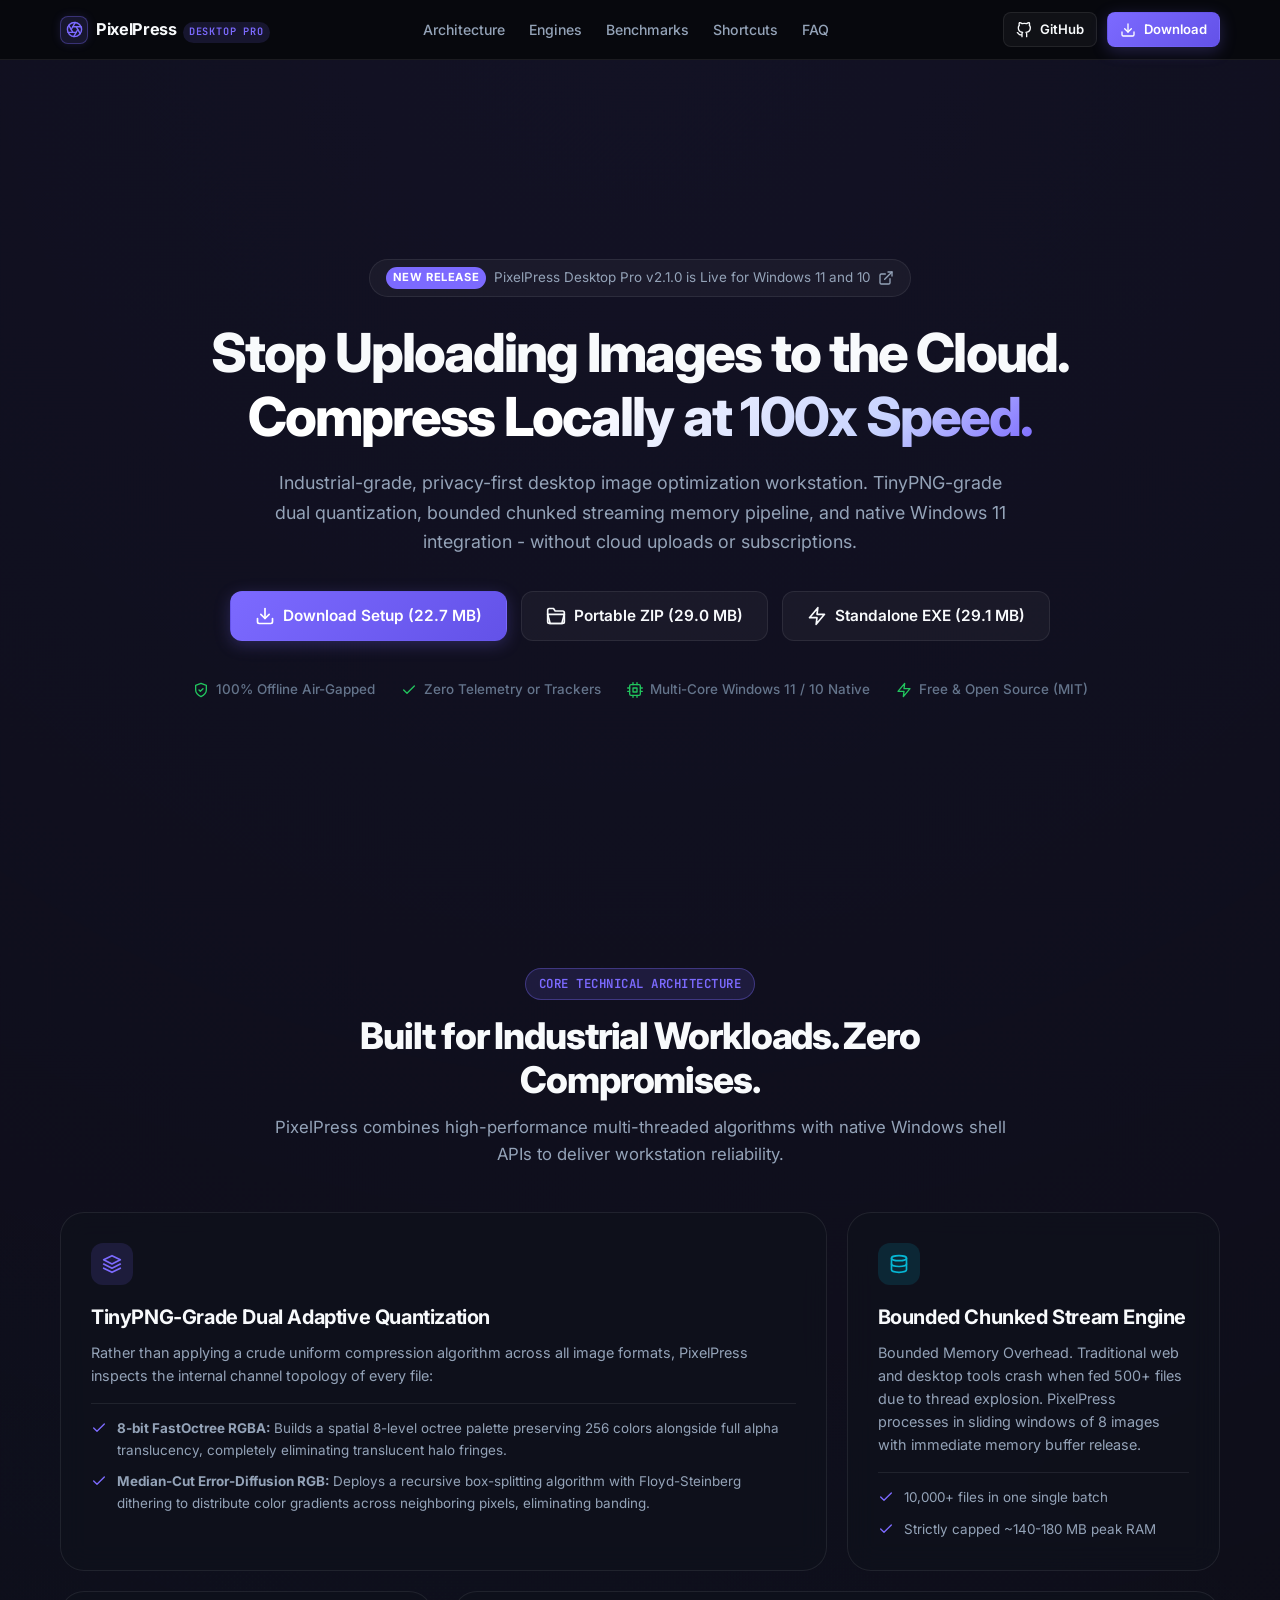
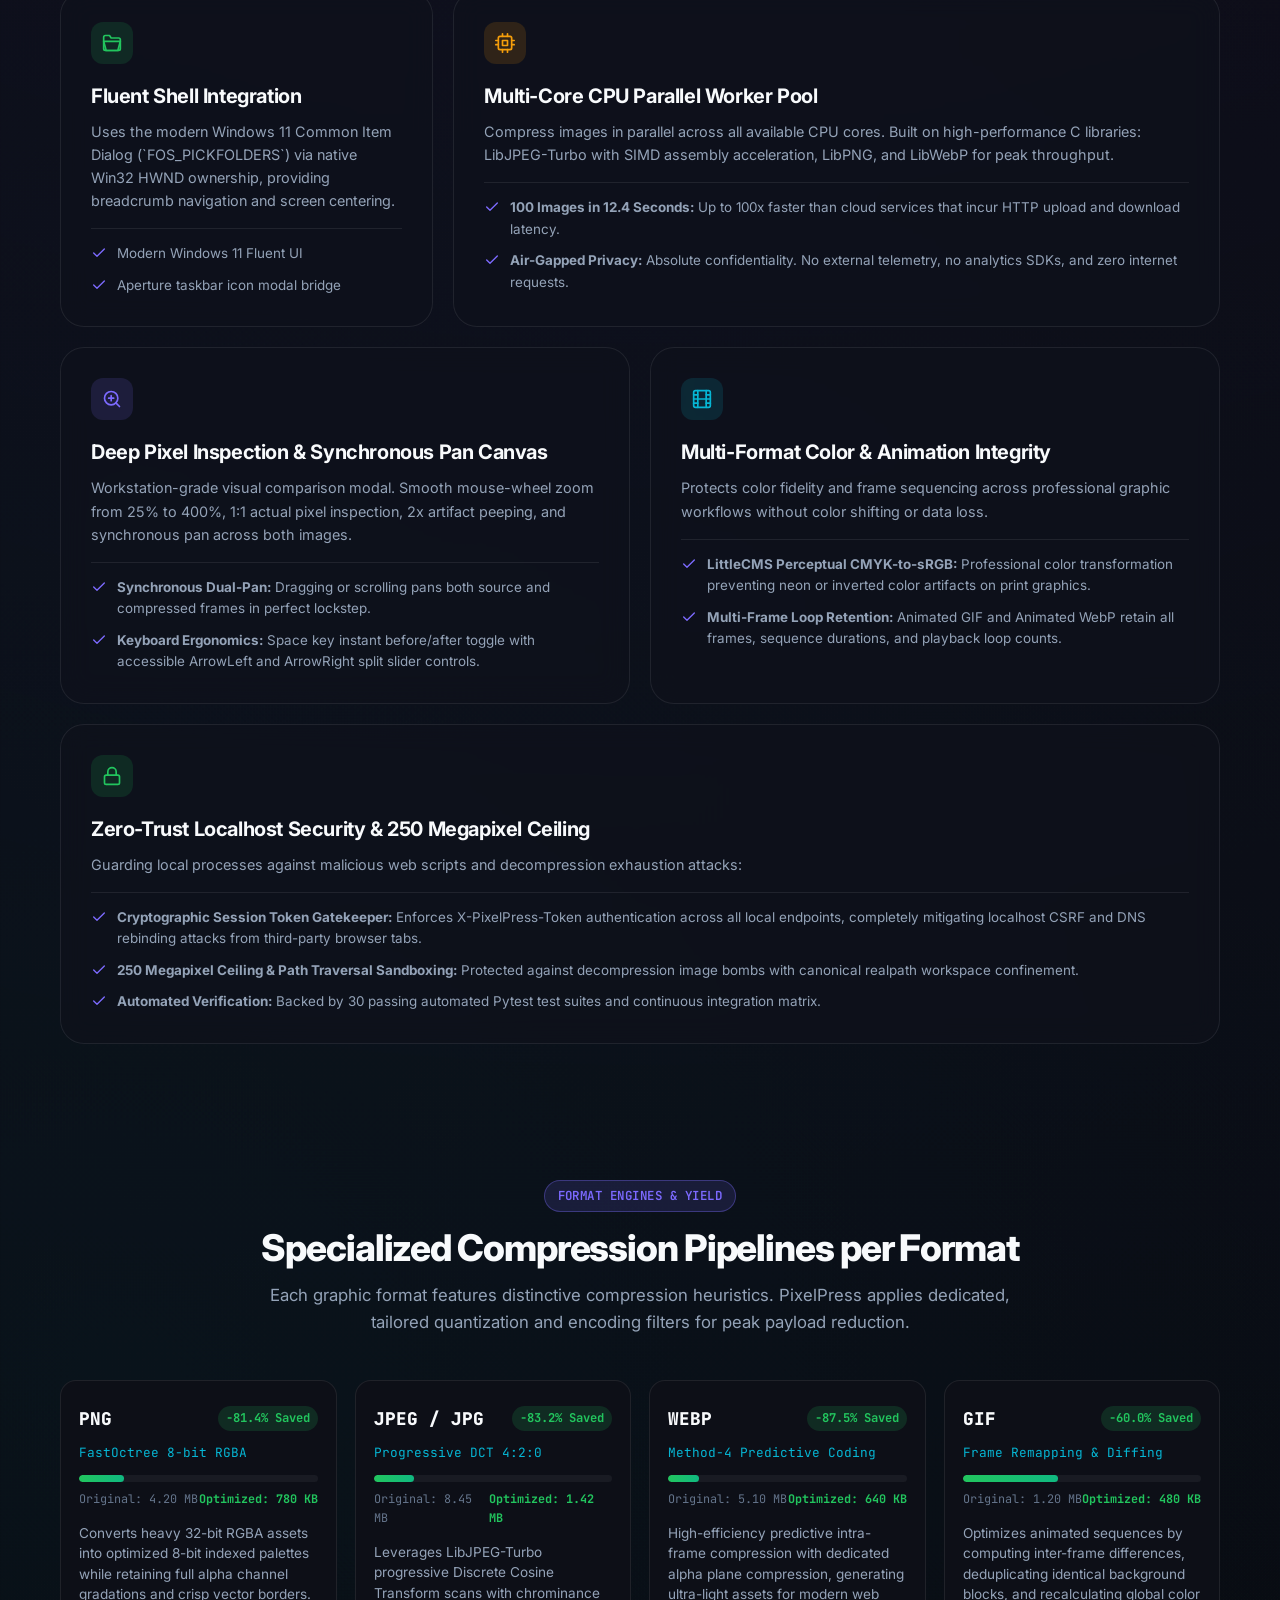
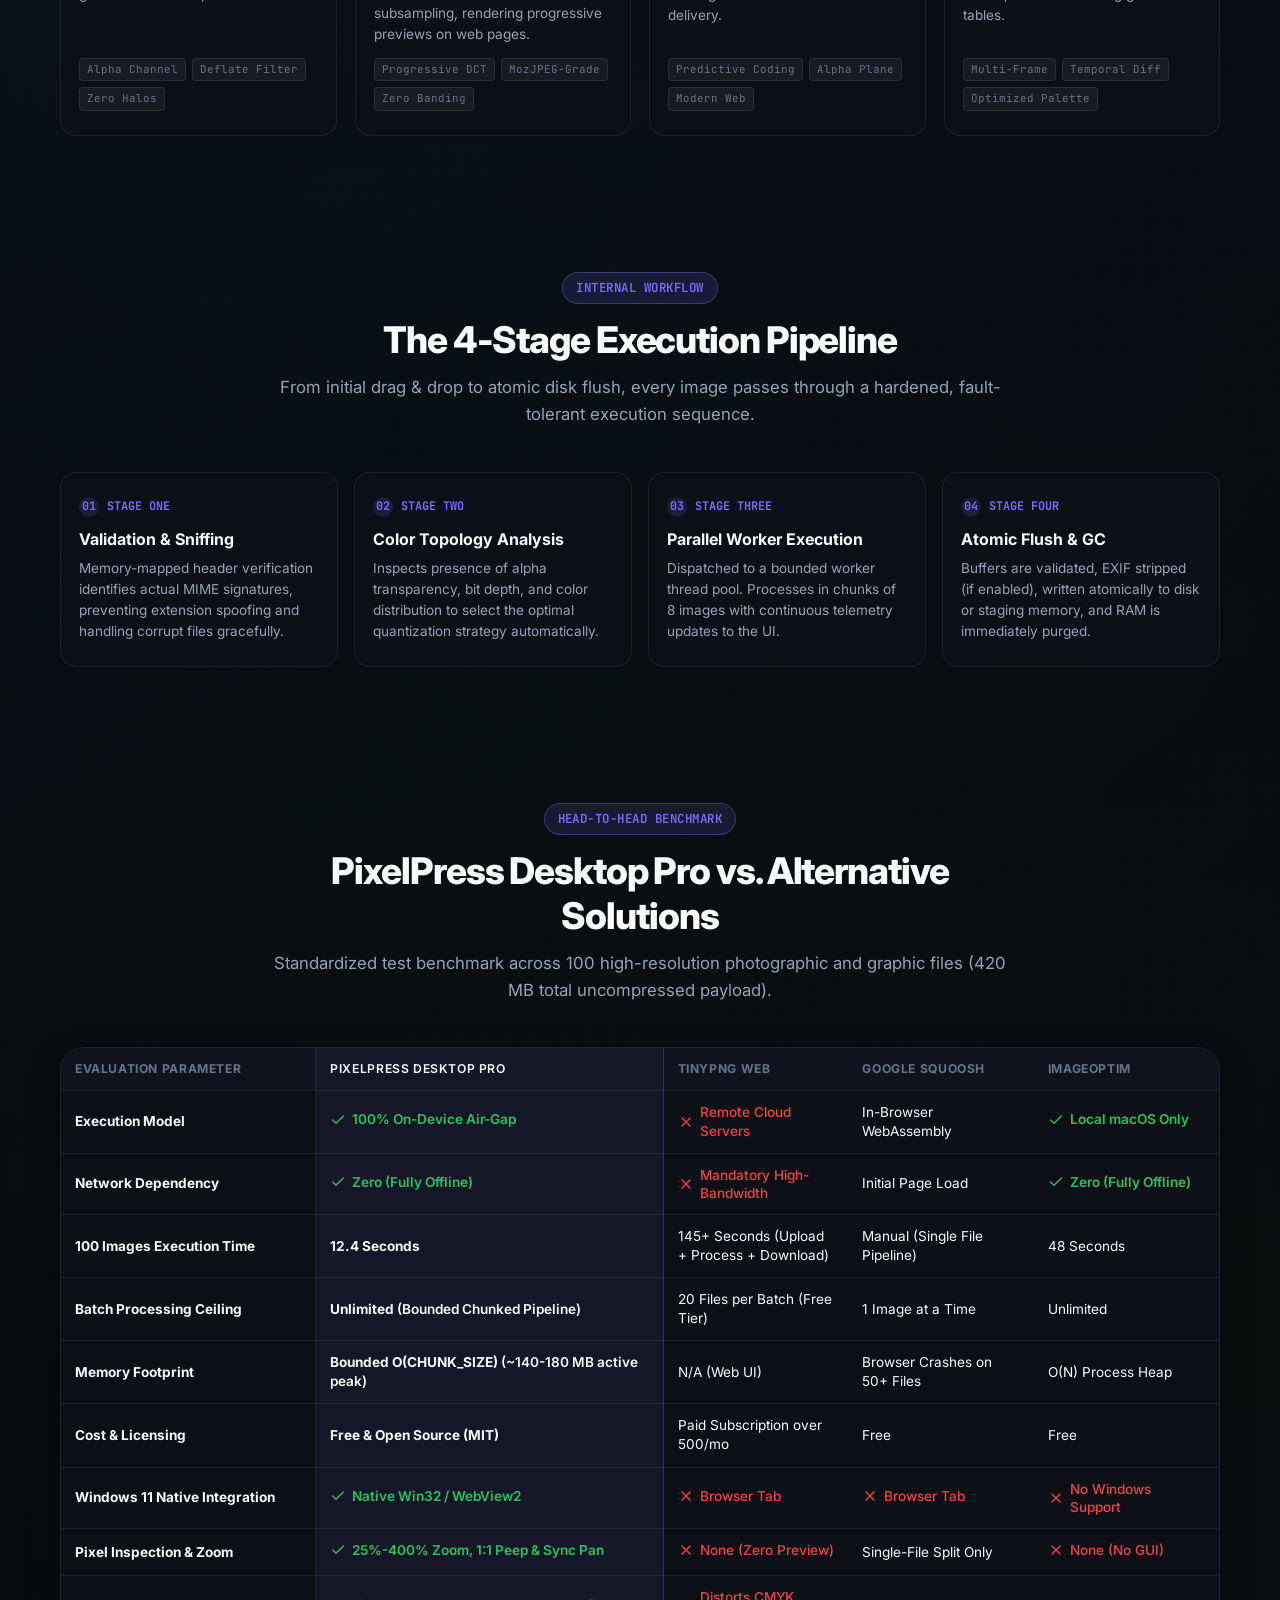
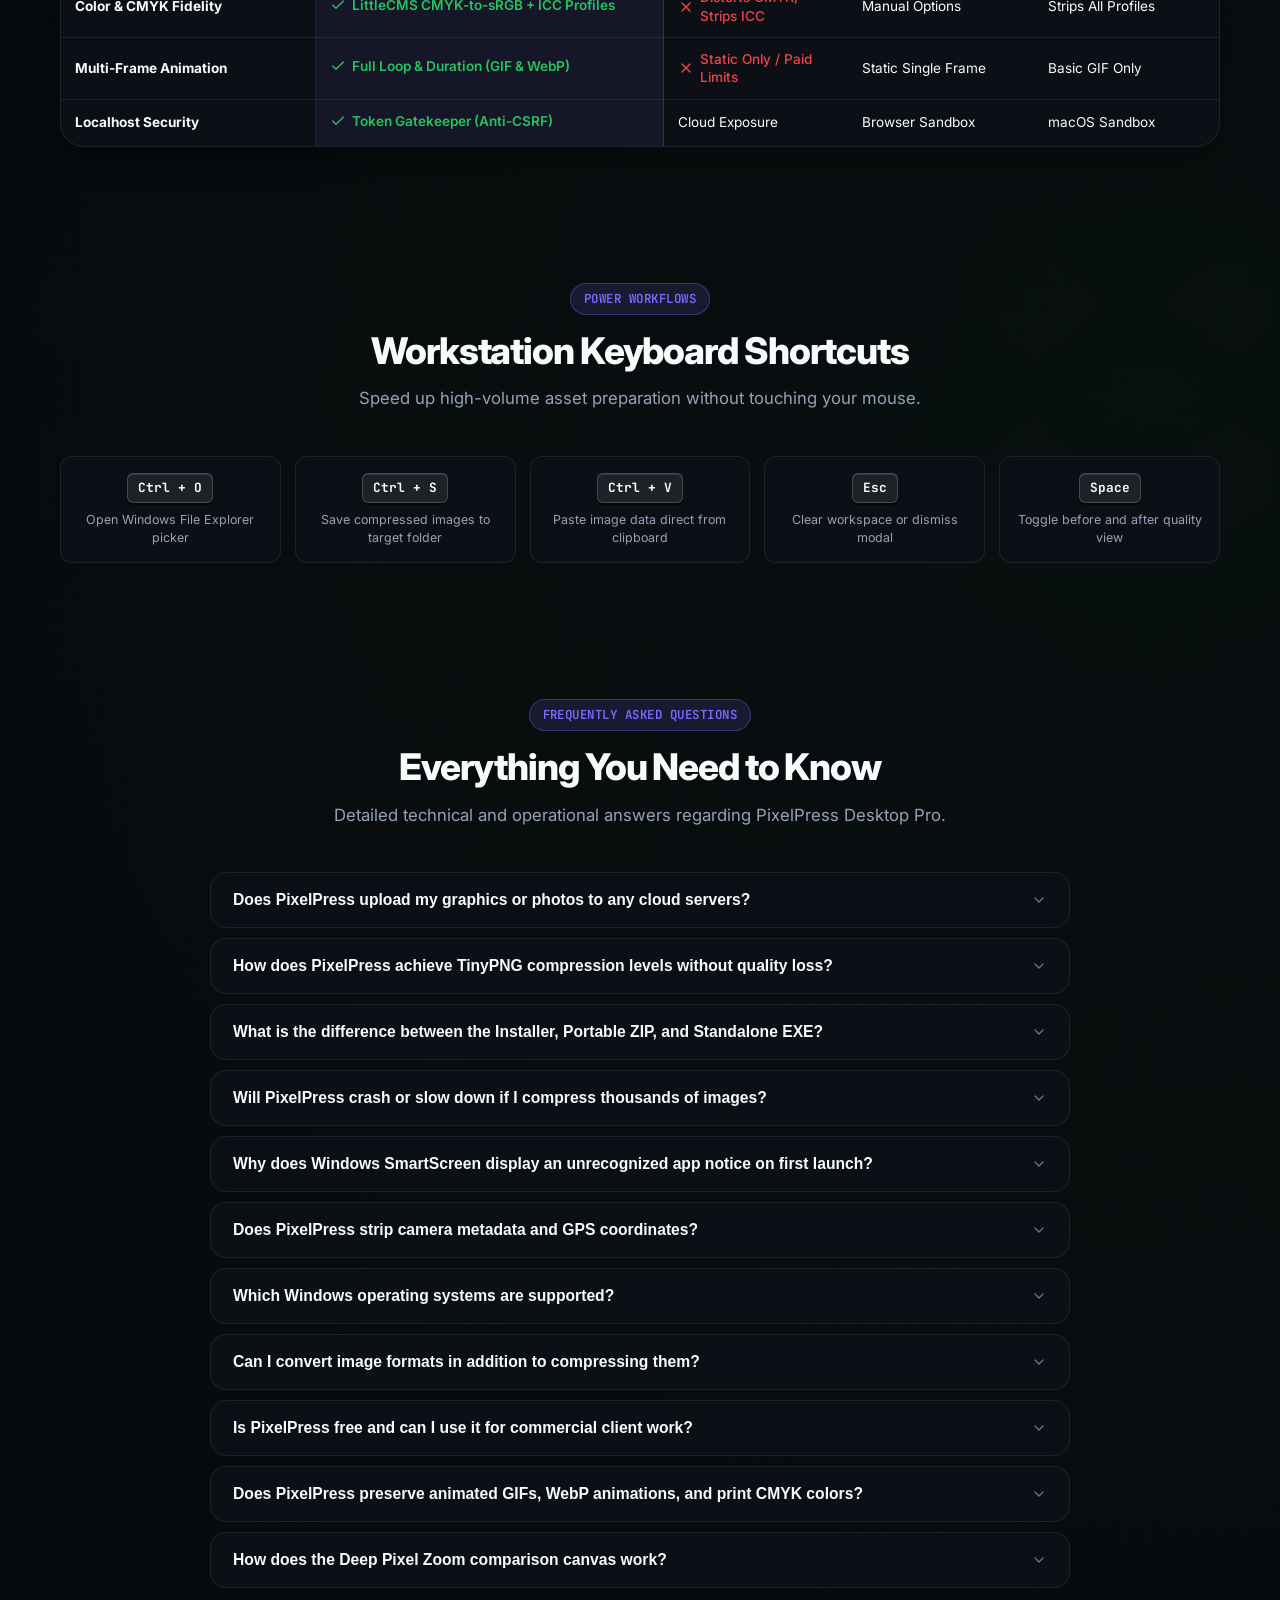
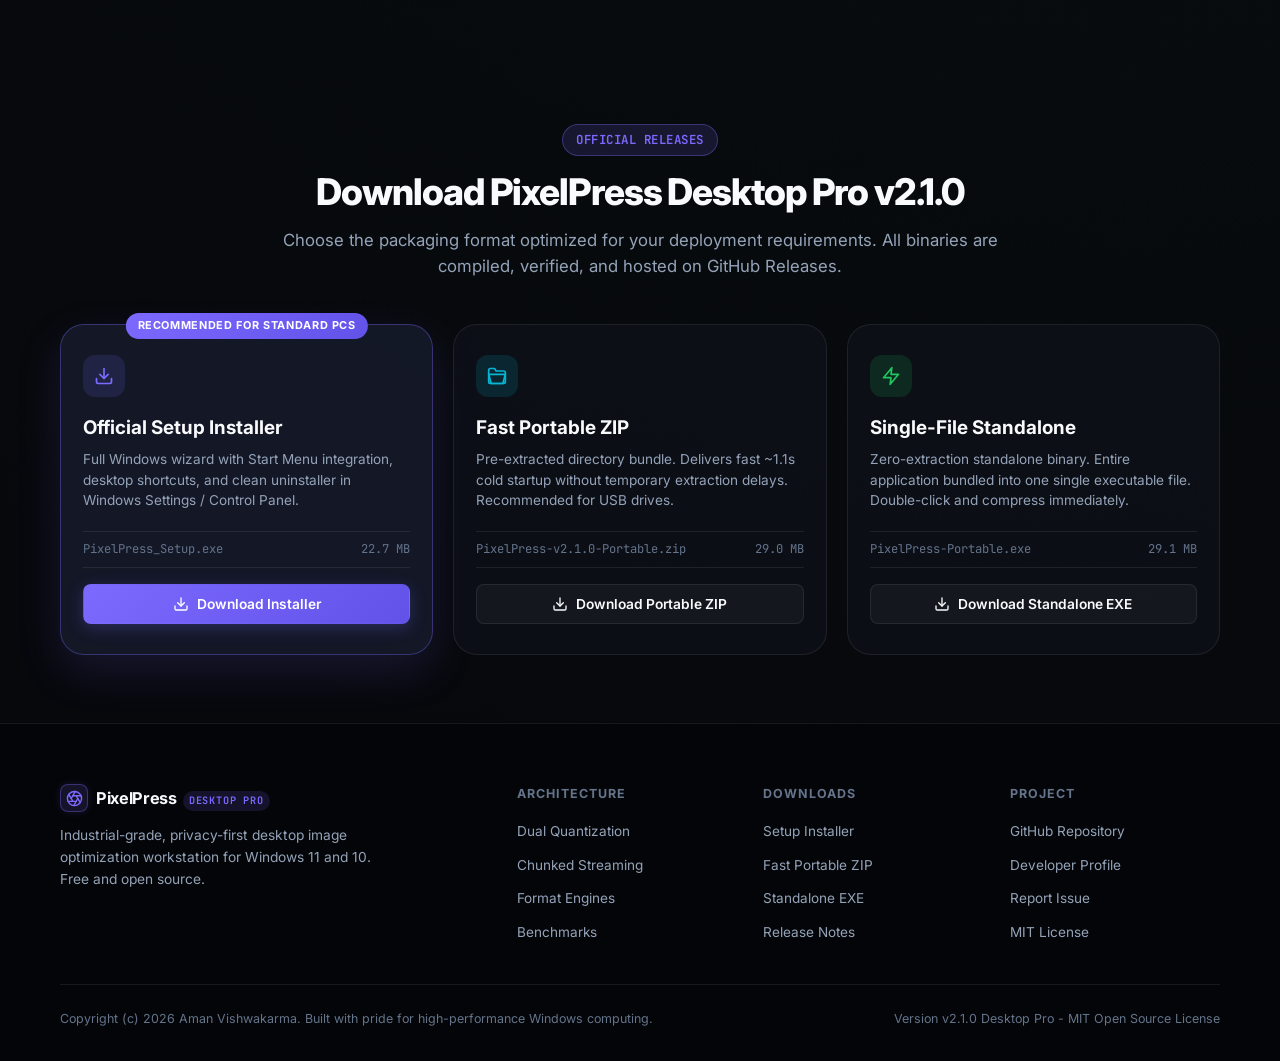
<file: docs/index.html>
<!DOCTYPE html>
<html lang="en">
<head>
  <meta charset="UTF-8">
  <meta name="viewport" content="width=device-width, initial-scale=1.0">
  <title>PixelPress Desktop Pro - On-Device Image Compression Workstation</title>
  <meta name="description" content="High-performance, privacy-first desktop image optimizer for Windows 11 and 10. TinyPNG-grade dual quantization, chunked streaming engine, zero cloud uploads.">

  <!-- Favicon System (PixelPress Official App Icon) -->
  <link rel="icon" type="image/svg+xml" href="favicon.svg">
  <link rel="icon" type="image/png" sizes="32x32" href="favicon-32x32.png">
  <link rel="icon" type="image/x-icon" href="favicon.ico">
  <link rel="apple-touch-icon" sizes="180x180" href="apple-touch-icon.png">

  <!-- Google Fonts: Inter and JetBrains Mono -->
  <link rel="preconnect" href="https://fonts.googleapis.com">
  <link rel="preconnect" href="https://fonts.gstatic.com" crossorigin>
  <link href="https://fonts.googleapis.com/css2?family=Inter:wght@400;500;600;700;800&family=JetBrains+Mono:wght@400;500;600;700&display=swap" rel="stylesheet">

  <!-- Modular Stylesheet -->
  <link rel="stylesheet" href="css/style.css">

  <!-- Modular Script (Deferred) -->
  <script src="js/main.js" defer></script>
</head>
<body>

  <!-- Lucide Vector Icons SVG Sprite (Zero Emojis, Pure Crisp Vectors) -->
  <svg style="display: none;">
    <defs>
      <!-- Official Aperture Logo (Exact from Desktop App) -->
      <symbol id="icon-logo" viewBox="0 0 24 24">
        <circle cx="12" cy="12" r="10"></circle>
        <line x1="14.31" y1="8" x2="20.05" y2="17.94"></line>
        <line x1="9.69" y1="8" x2="21.17" y2="8"></line>
        <line x1="7.38" y1="12" x2="13.12" y2="2.06"></line>
        <line x1="9.69" y1="16" x2="3.95" y2="6.06"></line>
        <line x1="14.31" y1="16" x2="2.83" y2="16"></line>
        <line x1="16.62" y1="12" x2="10.88" y2="21.94"></line>
      </symbol>

      <!-- Shield Check (Privacy & Air-Gap) -->
      <symbol id="icon-shield-check" viewBox="0 0 24 24">
        <path d="M12 22s8-4 8-10V5l-8-3-8 3v7c0 6 8 10 8 10z"></path>
        <polyline points="9 12 11 14 15 10"></polyline>
      </symbol>

      <!-- Zap (High Speed) -->
      <symbol id="icon-zap" viewBox="0 0 24 24">
        <polygon points="13 2 3 14 12 14 11 22 21 10 12 10 13 2"></polygon>
      </symbol>

      <!-- CPU (Local Hardware Execution) -->
      <symbol id="icon-cpu" viewBox="0 0 24 24">
        <rect x="4" y="4" width="16" height="16" rx="2" ry="2"></rect>
        <rect x="9" y="9" width="6" height="6"></rect>
        <line x1="9" y1="1" x2="9" y2="4"></line>
        <line x1="15" y1="1" x2="15" y2="4"></line>
        <line x1="9" y1="20" x2="9" y2="23"></line>
        <line x1="15" y1="20" x2="15" y2="23"></line>
        <line x1="20" y1="9" x2="23" y2="9"></line>
        <line x1="20" y1="14" x2="23" y2="14"></line>
        <line x1="1" y1="9" x2="4" y2="9"></line>
        <line x1="1" y1="14" x2="4" y2="14"></line>
      </symbol>

      <!-- Layers (Dual Quantization) -->
      <symbol id="icon-layers" viewBox="0 0 24 24">
        <polygon points="12 2 2 7 12 12 22 7 12 2"></polygon>
        <polyline points="2 17 12 22 22 17"></polyline>
        <polyline points="2 12 12 17 22 12"></polyline>
      </symbol>

      <!-- Folder Open (Windows Shell Picker) -->
      <symbol id="icon-folder-open" viewBox="0 0 24 24">
        <path d="M22 19a2 2 0 0 1-2 2H4a2 2 0 0 1-2-2V5a2 2 0 0 1 2-2h5l2 3h9a2 2 0 0 1 2 2z"></path>
        <polygon points="2 10 22 10 19 21 5 21"></polygon>
      </symbol>

      <!-- Database (Bounded Chunked Stream Memory) -->
      <symbol id="icon-database" viewBox="0 0 24 24">
        <ellipse cx="12" cy="5" rx="9" ry="3"></ellipse>
        <path d="M21 12c0 1.66-4 3-9 3s-9-1.34-9-3"></path>
        <path d="M3 5v14c0 1.66 4 3 9 3s9-1.34 9-3V5"></path>
      </symbol>

      <!-- Download -->
      <symbol id="icon-download" viewBox="0 0 24 24">
        <path d="M21 15v4a2 2 0 0 1-2 2H5a2 2 0 0 1-2-2v-4"></path>
        <polyline points="7 10 12 15 17 10"></polyline>
        <line x1="12" y1="15" x2="12" y2="3"></line>
      </symbol>

      <!-- Checkmark -->
      <symbol id="icon-check" viewBox="0 0 24 24">
        <polyline points="20 6 9 17 4 12"></polyline>
      </symbol>

      <!-- Cross -->
      <symbol id="icon-x" viewBox="0 0 24 24">
        <line x1="18" y1="6" x2="6" y2="18"></line>
        <line x1="6" y1="6" x2="18" y2="18"></line>
      </symbol>

      <!-- Chevron Down -->
      <symbol id="icon-chevron-down" viewBox="0 0 24 24">
        <polyline points="6 9 12 15 18 9"></polyline>
      </symbol>

      <!-- GitHub -->
      <symbol id="icon-github" viewBox="0 0 24 24">
        <path d="M9 19c-5 1.5-5-2.5-7-3m14 6v-3.87a3.37 3.37 0 0 0-.94-2.61c3.14-.35 6.44-1.54 6.44-7A5.44 5.44 0 0 0 20 4.77 5.07 5.07 0 0 0 19.91 1S18.73.65 16 2.48a13.38 13.38 0 0 0-7 0C6.27.65 5.09 1 5.09 1A5.07 5.07 0 0 0 5 4.77a5.44 5.44 0 0 0-1.5 3.78c0 5.42 3.3 6.61 6.44 7A3.37 3.37 0 0 0 9 18.13V22"></path>
      </symbol>

      <!-- External Link -->
      <symbol id="icon-external-link" viewBox="0 0 24 24">
        <path d="M18 13v6a2 2 0 0 1-2 2H5a2 2 0 0 1-2-2V8a2 2 0 0 1 2-2h6"></path>
        <polyline points="15 3 21 3 21 9"></polyline>
        <line x1="10" y1="14" x2="21" y2="3"></line>
      </symbol>

      <!-- Chevrons Left Right (Swipe Indicator) -->
      <symbol id="icon-chevrons-left-right" viewBox="0 0 24 24">
        <polyline points="9 7 4 12 9 17"></polyline>
        <polyline points="15 7 20 12 15 17"></polyline>
      </symbol>

      <!-- Zoom In (Inspection Canvas) -->
      <symbol id="icon-zoom-in" viewBox="0 0 24 24">
        <circle cx="11" cy="11" r="8"></circle>
        <line x1="21" y1="21" x2="16.65" y2="16.65"></line>
        <line x1="11" y1="8" x2="11" y2="14"></line>
        <line x1="8" y1="11" x2="14" y2="11"></line>
      </symbol>

      <!-- Film (Multi-Frame Animation) -->
      <symbol id="icon-film" viewBox="0 0 24 24">
        <rect x="2" y="2" width="20" height="20" rx="2.18" ry="2.18"></rect>
        <line x1="7" y1="2" x2="7" y2="22"></line>
        <line x1="17" y1="2" x2="17" y2="22"></line>
        <line x1="2" y1="12" x2="22" y2="12"></line>
        <line x1="2" y1="7" x2="7" y2="7"></line>
        <line x1="2" y1="17" x2="7" y2="17"></line>
        <line x1="17" y1="17" x2="22" y2="17"></line>
        <line x1="17" y1="7" x2="22" y2="7"></line>
      </symbol>

      <!-- Lock (Zero-Trust Session Token) -->
      <symbol id="icon-lock" viewBox="0 0 24 24">
        <rect x="3" y="11" width="18" height="11" rx="2" ry="2"></rect>
        <path d="M7 11V7a5 5 0 0 1 10 0v4"></path>
      </symbol>
    </defs>
  </svg>

  <!-- Sticky Navigation Header (Clean Centered Alignment, Exact App Logo) -->
  <header class="navbar">
    <div class="container nav-row">
      <!-- Exact App Brand Badge -->
      <a href="#" class="brand-wrap">
        <div class="brand-badge">
          <svg class="lucide-icon brand-icon"><use href="#icon-logo"></use></svg>
        </div>
        <div class="brand-details">
          <span class="brand-title">PixelPress</span>
          <span class="brand-subtitle">DESKTOP PRO</span>
        </div>
      </a>

      <!-- Clean Horizontal Navigation Menu (5 Crisp Single-Word Links) -->
      <ul class="nav-links">
        <li><a href="#features">Architecture</a></li>
        <li><a href="#formats">Engines</a></li>
        <li><a href="#benchmarks">Benchmarks</a></li>
        <li><a href="#shortcuts">Shortcuts</a></li>
        <li><a href="#faq">FAQ</a></li>
      </ul>

      <!-- Action Buttons (Proper spacing, Never touching FAQ) -->
      <div class="nav-actions">
        <a href="https://github.com/BeginnerAman/PixelPress" target="_blank" rel="noopener" class="btn btn-secondary btn-sm btn-github">
          <svg class="lucide-icon sm"><use href="#icon-github"></use></svg>
          <span>GitHub</span>
        </a>
        <a href="#download" class="btn btn-primary btn-sm btn-download">
          <svg class="lucide-icon sm"><use href="#icon-download"></use></svg>
          <span>Download</span>
        </a>
      </div>
    </div>
  </header>

  <!-- Hero Section (Lightweight, Airy, Fluid Typography) -->
  <section class="hero-section">
    <div class="container">
      <a href="https://github.com/BeginnerAman/PixelPress/releases/tag/v2.1.0" target="_blank" rel="noopener" class="hero-pill">
        <span class="pill-tag">NEW RELEASE</span>
        <span>PixelPress Desktop Pro v2.1.0 is Live for Windows 11 and 10</span>
        <svg class="lucide-icon sm"><use href="#icon-external-link"></use></svg>
      </a>

      <h1 class="hero-title">
        Stop Uploading Images to the Cloud. <br>
        <span class="text-gradient">Compress Locally at 100x Speed.</span>
      </h1>

      <p class="hero-subtitle">
        Industrial-grade, privacy-first desktop image optimization workstation. TinyPNG-grade dual quantization, bounded chunked streaming memory pipeline, and native Windows 11 integration - without cloud uploads or subscriptions.
      </p>

      <div class="hero-cta-group">
        <a href="https://github.com/BeginnerAman/PixelPress/releases/download/v2.1.0/PixelPress_Setup.exe" class="btn btn-primary btn-lg">
          <svg class="lucide-icon"><use href="#icon-download"></use></svg>
          <span>Download Setup (22.7 MB)</span>
        </a>
        <a href="https://github.com/BeginnerAman/PixelPress/releases/download/v2.1.0/PixelPress-v2.1.0-Portable.zip" class="btn btn-secondary btn-lg">
          <svg class="lucide-icon"><use href="#icon-folder-open"></use></svg>
          <span>Portable ZIP (29.0 MB)</span>
        </a>
        <a href="https://github.com/BeginnerAman/PixelPress/releases/download/v2.1.0/PixelPress-Portable.exe" class="btn btn-secondary btn-lg">
          <svg class="lucide-icon"><use href="#icon-zap"></use></svg>
          <span>Standalone EXE (29.1 MB)</span>
        </a>
      </div>

      <div class="hero-trust-bar">
        <div class="trust-item">
          <svg class="lucide-icon sm"><use href="#icon-shield-check"></use></svg>
          <span>100% Offline Air-Gapped</span>
        </div>
        <div class="trust-item">
          <svg class="lucide-icon sm"><use href="#icon-check"></use></svg>
          <span>Zero Telemetry or Trackers</span>
        </div>
        <div class="trust-item">
          <svg class="lucide-icon sm"><use href="#icon-cpu"></use></svg>
          <span>Multi-Core Windows 11 / 10 Native</span>
        </div>
        <div class="trust-item">
          <svg class="lucide-icon sm"><use href="#icon-zap"></use></svg>
          <span>Free &amp; Open Source (MIT)</span>
        </div>
      </div>
    </div>
  </section>

  <!-- Technical Bento Grid (Architecture) -->
  <section id="features" class="section">
    <div class="container">
      <div class="section-head">
        <div class="section-pill">CORE TECHNICAL ARCHITECTURE</div>
        <h2>Built for Industrial Workloads. Zero Compromises.</h2>
        <p>PixelPress combines high-performance multi-threaded algorithms with native Windows shell APIs to deliver workstation reliability.</p>
      </div>

      <div class="bento-grid">
        <!-- Bento 1: Adaptive Dual Quantization (Col 8) -->
        <div class="bento-card col-8">
          <div class="bento-icon-box">
            <svg class="lucide-icon"><use href="#icon-layers"></use></svg>
          </div>
          <h3 class="bento-title">TinyPNG-Grade Dual Adaptive Quantization</h3>
          <p class="bento-desc">
            Rather than applying a crude uniform compression algorithm across all image formats, PixelPress inspects the internal channel topology of every file:
          </p>
          <ul class="bento-tech-list">
            <li class="bento-tech-item">
              <svg class="lucide-icon sm"><use href="#icon-check"></use></svg>
              <span><strong>8-bit FastOctree RGBA:</strong> Builds a spatial 8-level octree palette preserving 256 colors alongside full alpha translucency, completely eliminating translucent halo fringes.</span>
            </li>
            <li class="bento-tech-item">
              <svg class="lucide-icon sm"><use href="#icon-check"></use></svg>
              <span><strong>Median-Cut Error-Diffusion RGB:</strong> Deploys a recursive box-splitting algorithm with Floyd-Steinberg dithering to distribute color gradients across neighboring pixels, eliminating banding.</span>
            </li>
          </ul>
        </div>

        <!-- Bento 2: Chunked Stream Pipeline (Col 4) -->
        <div class="bento-card col-4 cyan">
          <div class="bento-icon-box">
            <svg class="lucide-icon"><use href="#icon-database"></use></svg>
          </div>
          <h3 class="bento-title">Bounded Chunked Stream Engine</h3>
          <p class="bento-desc">
            Bounded Memory Overhead. Traditional web and desktop tools crash when fed 500+ files due to thread explosion. PixelPress processes in sliding windows of 8 images with immediate memory buffer release.
          </p>
          <ul class="bento-tech-list">
            <li class="bento-tech-item">
              <svg class="lucide-icon sm"><use href="#icon-check"></use></svg>
              <span>10,000+ files in one single batch</span>
            </li>
            <li class="bento-tech-item">
              <svg class="lucide-icon sm"><use href="#icon-check"></use></svg>
              <span>Strictly capped ~140-180 MB peak RAM</span>
            </li>
          </ul>
        </div>

        <!-- Bento 3: Native Windows 11 Shell Integration (Col 4) -->
        <div class="bento-card col-4 emerald">
          <div class="bento-icon-box">
            <svg class="lucide-icon"><use href="#icon-folder-open"></use></svg>
          </div>
          <h3 class="bento-title">Fluent Shell Integration</h3>
          <p class="bento-desc">
            Uses the modern Windows 11 Common Item Dialog (`FOS_PICKFOLDERS`) via native Win32 HWND ownership, providing breadcrumb navigation and screen centering.
          </p>
          <ul class="bento-tech-list">
            <li class="bento-tech-item">
              <svg class="lucide-icon sm"><use href="#icon-check"></use></svg>
              <span>Modern Windows 11 Fluent UI</span>
            </li>
            <li class="bento-tech-item">
              <svg class="lucide-icon sm"><use href="#icon-check"></use></svg>
              <span>Aperture taskbar icon modal bridge</span>
            </li>
          </ul>
        </div>

        <!-- Bento 4: Multi-Core Parallel CPU Processing (Col 8) -->
        <div class="bento-card col-8 amber">
          <div class="bento-icon-box">
            <svg class="lucide-icon"><use href="#icon-cpu"></use></svg>
          </div>
          <h3 class="bento-title">Multi-Core CPU Parallel Worker Pool</h3>
          <p class="bento-desc">
            Compress images in parallel across all available CPU cores. Built on high-performance C libraries: LibJPEG-Turbo with SIMD assembly acceleration, LibPNG, and LibWebP for peak throughput.
          </p>
          <ul class="bento-tech-list">
            <li class="bento-tech-item">
              <svg class="lucide-icon sm"><use href="#icon-check"></use></svg>
              <span><strong>100 Images in 12.4 Seconds:</strong> Up to 100x faster than cloud services that incur HTTP upload and download latency.</span>
            </li>
            <li class="bento-tech-item">
              <svg class="lucide-icon sm"><use href="#icon-check"></use></svg>
              <span><strong>Air-Gapped Privacy:</strong> Absolute confidentiality. No external telemetry, no analytics SDKs, and zero internet requests.</span>
            </li>
          </ul>
        </div>

        <!-- Bento 5: Deep Pixel Inspection & Synchronous Pan Canvas (Col 6) -->
        <div class="bento-card col-6">
          <div class="bento-icon-box">
            <svg class="lucide-icon"><use href="#icon-zoom-in"></use></svg>
          </div>
          <h3 class="bento-title">Deep Pixel Inspection &amp; Synchronous Pan Canvas</h3>
          <p class="bento-desc">
            Workstation-grade visual comparison modal. Smooth mouse-wheel zoom from 25% to 400%, 1:1 actual pixel inspection, 2x artifact peeping, and synchronous pan across both images.
          </p>
          <ul class="bento-tech-list">
            <li class="bento-tech-item">
              <svg class="lucide-icon sm"><use href="#icon-check"></use></svg>
              <span><strong>Synchronous Dual-Pan:</strong> Dragging or scrolling pans both source and compressed frames in perfect lockstep.</span>
            </li>
            <li class="bento-tech-item">
              <svg class="lucide-icon sm"><use href="#icon-check"></use></svg>
              <span><strong>Keyboard Ergonomics:</strong> Space key instant before/after toggle with accessible ArrowLeft and ArrowRight split slider controls.</span>
            </li>
          </ul>
        </div>

        <!-- Bento 6: Multi-Format Color & Animation Integrity (Col 6) -->
        <div class="bento-card col-6 cyan">
          <div class="bento-icon-box">
            <svg class="lucide-icon"><use href="#icon-film"></use></svg>
          </div>
          <h3 class="bento-title">Multi-Format Color &amp; Animation Integrity</h3>
          <p class="bento-desc">
            Protects color fidelity and frame sequencing across professional graphic workflows without color shifting or data loss.
          </p>
          <ul class="bento-tech-list">
            <li class="bento-tech-item">
              <svg class="lucide-icon sm"><use href="#icon-check"></use></svg>
              <span><strong>LittleCMS Perceptual CMYK-to-sRGB:</strong> Professional color transformation preventing neon or inverted color artifacts on print graphics.</span>
            </li>
            <li class="bento-tech-item">
              <svg class="lucide-icon sm"><use href="#icon-check"></use></svg>
              <span><strong>Multi-Frame Loop Retention:</strong> Animated GIF and Animated WebP retain all frames, sequence durations, and playback loop counts.</span>
            </li>
          </ul>
        </div>

        <!-- Bento 7: Zero-Trust Local Security & 250 Megapixel Ceiling (Col 12) -->
        <div class="bento-card col-12 emerald">
          <div class="bento-icon-box">
            <svg class="lucide-icon"><use href="#icon-lock"></use></svg>
          </div>
          <h3 class="bento-title">Zero-Trust Localhost Security &amp; 250 Megapixel Ceiling</h3>
          <p class="bento-desc">
            Guarding local processes against malicious web scripts and decompression exhaustion attacks:
          </p>
          <ul class="bento-tech-list">
            <li class="bento-tech-item">
              <svg class="lucide-icon sm"><use href="#icon-check"></use></svg>
              <span><strong>Cryptographic Session Token Gatekeeper:</strong> Enforces X-PixelPress-Token authentication across all local endpoints, completely mitigating localhost CSRF and DNS rebinding attacks from third-party browser tabs.</span>
            </li>
            <li class="bento-tech-item">
              <svg class="lucide-icon sm"><use href="#icon-check"></use></svg>
              <span><strong>250 Megapixel Ceiling &amp; Path Traversal Sandboxing:</strong> Protected against decompression image bombs with canonical realpath workspace confinement.</span>
            </li>
            <li class="bento-tech-item">
              <svg class="lucide-icon sm"><use href="#icon-check"></use></svg>
              <span><strong>Automated Verification:</strong> Backed by 30 passing automated Pytest test suites and continuous integration matrix.</span>
            </li>
          </ul>
        </div>
      </div>
    </div>
  </section>

  <!-- Format Optimization & Compression Matrix (Clean, Logical, High-Impact) -->
  <section id="formats" class="section">
    <div class="container">
      <div class="section-head">
        <div class="section-pill">FORMAT ENGINES &amp; YIELD</div>
        <h2>Specialized Compression Pipelines per Format</h2>
        <p>Each graphic format features distinctive compression heuristics. PixelPress applies dedicated, tailored quantization and encoding filters for peak payload reduction.</p>
      </div>

      <div class="format-grid">
        <!-- PNG Card -->
        <div class="format-card">
          <div class="format-badge-row">
            <span class="format-name">PNG</span>
            <span class="format-ratio">-81.4% Saved</span>
          </div>
          <div class="format-algo">FastOctree 8-bit RGBA</div>
          <div class="size-bar-container">
            <div class="size-bar-fill" style="width: 19%;"></div>
          </div>
          <div class="size-values-row">
            <span class="size-val-orig">Original: 4.20 MB</span>
            <span class="size-val-opt">Optimized: 780 KB</span>
          </div>
          <p class="format-desc">
            Converts heavy 32-bit RGBA assets into optimized 8-bit indexed palettes while retaining full alpha channel gradations and crisp vector borders.
          </p>
          <div class="format-tags">
            <span class="format-tag">Alpha Channel</span>
            <span class="format-tag">Deflate Filter</span>
            <span class="format-tag">Zero Halos</span>
          </div>
        </div>

        <!-- JPEG Card -->
        <div class="format-card">
          <div class="format-badge-row">
            <span class="format-name">JPEG / JPG</span>
            <span class="format-ratio">-83.2% Saved</span>
          </div>
          <div class="format-algo">Progressive DCT 4:2:0</div>
          <div class="size-bar-container">
            <div class="size-bar-fill" style="width: 17%;"></div>
          </div>
          <div class="size-values-row">
            <span class="size-val-orig">Original: 8.45 MB</span>
            <span class="size-val-opt">Optimized: 1.42 MB</span>
          </div>
          <p class="format-desc">
            Leverages LibJPEG-Turbo progressive Discrete Cosine Transform scans with chrominance subsampling, rendering progressive previews on web pages.
          </p>
          <div class="format-tags">
            <span class="format-tag">Progressive DCT</span>
            <span class="format-tag">MozJPEG-Grade</span>
            <span class="format-tag">Zero Banding</span>
          </div>
        </div>

        <!-- WebP Card -->
        <div class="format-card">
          <div class="format-badge-row">
            <span class="format-name">WEBP</span>
            <span class="format-ratio">-87.5% Saved</span>
          </div>
          <div class="format-algo">Method-4 Predictive Coding</div>
          <div class="size-bar-container">
            <div class="size-bar-fill" style="width: 13%;"></div>
          </div>
          <div class="size-values-row">
            <span class="size-val-orig">Original: 5.10 MB</span>
            <span class="size-val-opt">Optimized: 640 KB</span>
          </div>
          <p class="format-desc">
            High-efficiency predictive intra-frame compression with dedicated alpha plane compression, generating ultra-light assets for modern web delivery.
          </p>
          <div class="format-tags">
            <span class="format-tag">Predictive Coding</span>
            <span class="format-tag">Alpha Plane</span>
            <span class="format-tag">Modern Web</span>
          </div>
        </div>

        <!-- GIF Card -->
        <div class="format-card">
          <div class="format-badge-row">
            <span class="format-name">GIF</span>
            <span class="format-ratio">-60.0% Saved</span>
          </div>
          <div class="format-algo">Frame Remapping &amp; Diffing</div>
          <div class="size-bar-container">
            <div class="size-bar-fill" style="width: 40%;"></div>
          </div>
          <div class="size-values-row">
            <span class="size-val-orig">Original: 1.20 MB</span>
            <span class="size-val-opt">Optimized: 480 KB</span>
          </div>
          <p class="format-desc">
            Optimizes animated sequences by computing inter-frame differences, deduplicating identical background blocks, and recalculating global color tables.
          </p>
          <div class="format-tags">
            <span class="format-tag">Multi-Frame</span>
            <span class="format-tag">Temporal Diff</span>
            <span class="format-tag">Optimized Palette</span>
          </div>
        </div>
      </div>
    </div>
  </section>

  <!-- 4-Stage Architectural Pipeline -->
  <section class="section">
    <div class="container">
      <div class="section-head">
        <div class="section-pill">INTERNAL WORKFLOW</div>
        <h2>The 4-Stage Execution Pipeline</h2>
        <p>From initial drag &amp; drop to atomic disk flush, every image passes through a hardened, fault-tolerant execution sequence.</p>
      </div>

      <div class="pipeline-grid">
        <div class="pipeline-step">
          <div class="pipeline-num"><span>01</span> STAGE ONE</div>
          <h4>Validation &amp; Sniffing</h4>
          <p>Memory-mapped header verification identifies actual MIME signatures, preventing extension spoofing and handling corrupt files gracefully.</p>
        </div>

        <div class="pipeline-step">
          <div class="pipeline-num"><span>02</span> STAGE TWO</div>
          <h4>Color Topology Analysis</h4>
          <p>Inspects presence of alpha transparency, bit depth, and color distribution to select the optimal quantization strategy automatically.</p>
        </div>

        <div class="pipeline-step">
          <div class="pipeline-num"><span>03</span> STAGE THREE</div>
          <h4>Parallel Worker Execution</h4>
          <p>Dispatched to a bounded worker thread pool. Processes in chunks of 8 images with continuous telemetry updates to the UI.</p>
        </div>

        <div class="pipeline-step">
          <div class="pipeline-num"><span>04</span> STAGE FOUR</div>
          <h4>Atomic Flush &amp; GC</h4>
          <p>Buffers are validated, EXIF stripped (if enabled), written atomically to disk or staging memory, and RAM is immediately purged.</p>
        </div>
      </div>
    </div>
  </section>

  <!-- Comparative Benchmark Table (Desktop Table + Mobile Native Cards) -->
  <section id="benchmarks" class="section">
    <div class="container">
      <div class="section-head">
        <div class="section-pill">HEAD-TO-HEAD BENCHMARK</div>
        <h2>PixelPress Desktop Pro vs. Alternative Solutions</h2>
        <p>Standardized test benchmark across 100 high-resolution photographic and graphic files (420 MB total uncompressed payload).</p>
      </div>

      <!-- Full 5-Column Comparison Table (With Smooth Touch Scroll & Sticky First Column on Mobile) -->
      <div class="table-scroll-hint">
        <svg class="lucide-icon sm"><use href="#icon-chevrons-left-right"></use></svg>
        <span>Swipe table horizontally to compare all platforms</span>
      </div>

      <div class="benchmark-table-wrapper">
        <table class="benchmark-table">
          <thead>
            <tr>
              <th>Evaluation Parameter</th>
              <th class="highlight-col">PixelPress Desktop Pro</th>
              <th>TinyPNG Web</th>
              <th>Google Squoosh</th>
              <th>ImageOptim</th>
            </tr>
          </thead>
          <tbody>
            <tr>
              <td><strong>Execution Model</strong></td>
              <td class="highlight-col"><span class="check-pill"><svg class="lucide-icon sm"><use href="#icon-check"></use></svg> 100% On-Device Air-Gap</span></td>
              <td><span class="cross-pill"><svg class="lucide-icon sm"><use href="#icon-x"></use></svg> Remote Cloud Servers</span></td>
              <td>In-Browser WebAssembly</td>
              <td><span class="check-pill"><svg class="lucide-icon sm"><use href="#icon-check"></use></svg> Local macOS Only</span></td>
            </tr>
            <tr>
              <td><strong>Network Dependency</strong></td>
              <td class="highlight-col"><span class="check-pill"><svg class="lucide-icon sm"><use href="#icon-check"></use></svg> Zero (Fully Offline)</span></td>
              <td><span class="cross-pill"><svg class="lucide-icon sm"><use href="#icon-x"></use></svg> Mandatory High-Bandwidth</span></td>
              <td>Initial Page Load</td>
              <td><span class="check-pill"><svg class="lucide-icon sm"><use href="#icon-check"></use></svg> Zero (Fully Offline)</span></td>
            </tr>
            <tr>
              <td><strong>100 Images Execution Time</strong></td>
              <td class="highlight-col"><strong>12.4 Seconds</strong></td>
              <td>145+ Seconds (Upload + Process + Download)</td>
              <td>Manual (Single File Pipeline)</td>
              <td>48 Seconds</td>
            </tr>
            <tr>
              <td><strong>Batch Processing Ceiling</strong></td>
              <td class="highlight-col"><strong>Unlimited</strong> (Bounded Chunked Pipeline)</td>
              <td>20 Files per Batch (Free Tier)</td>
              <td>1 Image at a Time</td>
              <td>Unlimited</td>
            </tr>
            <tr>
              <td><strong>Memory Footprint</strong></td>
              <td class="highlight-col"><strong>Bounded O(CHUNK_SIZE)</strong> (~140-180 MB active peak)</td>
              <td>N/A (Web UI)</td>
              <td>Browser Crashes on 50+ Files</td>
              <td>O(N) Process Heap</td>
            </tr>
            <tr>
              <td><strong>Cost &amp; Licensing</strong></td>
              <td class="highlight-col"><strong>Free &amp; Open Source (MIT)</strong></td>
              <td>Paid Subscription over 500/mo</td>
              <td>Free</td>
              <td>Free</td>
            </tr>
            <tr>
              <td><strong>Windows 11 Native Integration</strong></td>
              <td class="highlight-col"><span class="check-pill"><svg class="lucide-icon sm"><use href="#icon-check"></use></svg> Native Win32 / WebView2</span></td>
              <td><span class="cross-pill"><svg class="lucide-icon sm"><use href="#icon-x"></use></svg> Browser Tab</span></td>
              <td><span class="cross-pill"><svg class="lucide-icon sm"><use href="#icon-x"></use></svg> Browser Tab</span></td>
              <td><span class="cross-pill"><svg class="lucide-icon sm"><use href="#icon-x"></use></svg> No Windows Support</span></td>
            </tr>
            <tr>
              <td><strong>Pixel Inspection &amp; Zoom</strong></td>
              <td class="highlight-col"><span class="check-pill"><svg class="lucide-icon sm"><use href="#icon-check"></use></svg> 25%-400% Zoom, 1:1 Peep &amp; Sync Pan</span></td>
              <td><span class="cross-pill"><svg class="lucide-icon sm"><use href="#icon-x"></use></svg> None (Zero Preview)</span></td>
              <td>Single-File Split Only</td>
              <td><span class="cross-pill"><svg class="lucide-icon sm"><use href="#icon-x"></use></svg> None (No GUI)</span></td>
            </tr>
            <tr>
              <td><strong>Color &amp; CMYK Fidelity</strong></td>
              <td class="highlight-col"><span class="check-pill"><svg class="lucide-icon sm"><use href="#icon-check"></use></svg> LittleCMS CMYK-to-sRGB + ICC Profiles</span></td>
              <td><span class="cross-pill"><svg class="lucide-icon sm"><use href="#icon-x"></use></svg> Distorts CMYK, Strips ICC</span></td>
              <td>Manual Options</td>
              <td>Strips All Profiles</td>
            </tr>
            <tr>
              <td><strong>Multi-Frame Animation</strong></td>
              <td class="highlight-col"><span class="check-pill"><svg class="lucide-icon sm"><use href="#icon-check"></use></svg> Full Loop &amp; Duration (GIF &amp; WebP)</span></td>
              <td><span class="cross-pill"><svg class="lucide-icon sm"><use href="#icon-x"></use></svg> Static Only / Paid Limits</span></td>
              <td>Static Single Frame</td>
              <td>Basic GIF Only</td>
            </tr>
            <tr>
              <td><strong>Localhost Security</strong></td>
              <td class="highlight-col"><span class="check-pill"><svg class="lucide-icon sm"><use href="#icon-check"></use></svg> Token Gatekeeper (Anti-CSRF)</span></td>
              <td>Cloud Exposure</td>
              <td>Browser Sandbox</td>
              <td>macOS Sandbox</td>
            </tr>
          </tbody>
        </table>
      </div>

    </div>
  </section>

  <!-- Workstation Keyboard Shortcuts Reference -->
  <section id="shortcuts" class="section">
    <div class="container">
      <div class="section-head">
        <div class="section-pill">POWER WORKFLOWS</div>
        <h2>Workstation Keyboard Shortcuts</h2>
        <p>Speed up high-volume asset preparation without touching your mouse.</p>
      </div>

      <div class="shortcuts-grid">
        <div class="shortcut-card">
          <kbd>Ctrl + O</kbd>
          <span class="shortcut-label">Open Windows File Explorer picker</span>
        </div>
        <div class="shortcut-card">
          <kbd>Ctrl + S</kbd>
          <span class="shortcut-label">Save compressed images to target folder</span>
        </div>
        <div class="shortcut-card">
          <kbd>Ctrl + V</kbd>
          <span class="shortcut-label">Paste image data direct from clipboard</span>
        </div>
        <div class="shortcut-card">
          <kbd>Esc</kbd>
          <span class="shortcut-label">Clear workspace or dismiss modal</span>
        </div>
        <div class="shortcut-card">
          <kbd>Space</kbd>
          <span class="shortcut-label">Toggle before and after quality view</span>
        </div>
      </div>
    </div>
  </section>

  <!-- Extended FAQ Accordion (Hardware-Accelerated Fluid Grid) -->
  <section id="faq" class="section">
    <div class="container">
      <div class="section-head">
        <div class="section-pill">FREQUENTLY ASKED QUESTIONS</div>
        <h2>Everything You Need to Know</h2>
        <p>Detailed technical and operational answers regarding PixelPress Desktop Pro.</p>
      </div>

      <div class="faq-wrap">
        <div class="faq-item">
          <button class="faq-question">
            <span>Does PixelPress upload my graphics or photos to any cloud servers?</span>
            <svg class="lucide-icon sm faq-chevron"><use href="#icon-chevron-down"></use></svg>
          </button>
          <div class="faq-answer">
            <div class="faq-answer-inner">
              <div class="faq-answer-content">
                Absolute zero. PixelPress contains zero external telemetry libraries, analytics beacons, or remote upload sockets. Every byte of image computation is executed locally on your PC's CPU using local C-compiled imaging libraries. You can run PixelPress on an entirely air-gapped machine without an internet connection.
              </div>
            </div>
          </div>
        </div>

        <div class="faq-item">
          <button class="faq-question">
            <span>How does PixelPress achieve TinyPNG compression levels without quality loss?</span>
            <svg class="lucide-icon sm faq-chevron"><use href="#icon-chevron-down"></use></svg>
          </button>
          <div class="faq-answer">
            <div class="faq-answer-inner">
              <div class="faq-answer-content">
                PixelPress incorporates an adaptive dual-quantization pipeline. For RGBA images with alpha channels (such as transparent UI icons and logos), it deploys an 8-bit FastOctree clustering algorithm that crafts an optimal 256-color palette while preserving subtle transparency transitions. For continuous-tone RGB photos, it applies Median-Cut box-splitting with Floyd-Steinberg error-diffusion dithering to prevent gradient banding.
              </div>
            </div>
          </div>
        </div>

        <div class="faq-item">
          <button class="faq-question">
            <span>What is the difference between the Installer, Portable ZIP, and Standalone EXE?</span>
            <svg class="lucide-icon sm faq-chevron"><use href="#icon-chevron-down"></use></svg>
          </button>
          <div class="faq-answer">
            <div class="faq-answer-inner">
              <div class="faq-answer-content">
                The Official Setup Installer (PixelPress_Setup.exe) installs cleanly to Program Files with desktop shortcuts, Start Menu entries, and a Windows uninstaller. The Fast Portable ZIP provides a pre-extracted directory bundle offering fast ~1.1s startup without temporary file decompression delays. The Single-File Standalone EXE packages everything into one single executable file suitable for instant USB transfers.
              </div>
            </div>
          </div>
        </div>

        <div class="faq-item">
          <button class="faq-question">
            <span>Will PixelPress crash or slow down if I compress thousands of images?</span>
            <svg class="lucide-icon sm faq-chevron"><use href="#icon-chevron-down"></use></svg>
          </button>
          <div class="faq-answer">
            <div class="faq-answer-inner">
              <div class="faq-answer-content">
                No. PixelPress is architected with an industrial chunked streaming engine. Instead of buffering hundreds of image frames into memory simultaneously, images are queued and processed in sliding windows of 8 files. After each window completes, intermediate buffers and DOM blob URLs are immediately released, maintaining a strictly bounded memory footprint (~140-180 MB active peak) regardless of queue size.
              </div>
            </div>
          </div>
        </div>

        <div class="faq-item">
          <button class="faq-question">
            <span>Why does Windows SmartScreen display an unrecognized app notice on first launch?</span>
            <svg class="lucide-icon sm faq-chevron"><use href="#icon-chevron-down"></use></svg>
          </button>
          <div class="faq-answer">
            <div class="faq-answer-inner">
              <div class="faq-answer-content">
                PixelPress is a free, non-profit open-source project. Because commercial Extended Validation (EV) code-signing certificates cost 400 to 600 USD annually, the downloadable binaries are self-packaged. Windows Defender SmartScreen shows this notice for any newly released binary without an expensive corporate certificate. Simply click "More info" and then "Run anyway" to start PixelPress. You can also verify the published SHA-256 checksums on GitHub Releases.
              </div>
            </div>
          </div>
        </div>

        <div class="faq-item">
          <button class="faq-question">
            <span>Does PixelPress strip camera metadata and GPS coordinates?</span>
            <svg class="lucide-icon sm faq-chevron"><use href="#icon-chevron-down"></use></svg>
          </button>
          <div class="faq-answer">
            <div class="faq-answer-inner">
              <div class="faq-answer-content">
                Yes. PixelPress includes an optional metadata stripping toggle. When enabled, all EXIF blocks containing camera serial numbers, lens specifications, exposure settings, and sensitive GPS geolocation coordinates are stripped from the final output, safeguarding privacy before sharing.
              </div>
            </div>
          </div>
        </div>

        <div class="faq-item">
          <button class="faq-question">
            <span>Which Windows operating systems are supported?</span>
            <svg class="lucide-icon sm faq-chevron"><use href="#icon-chevron-down"></use></svg>
          </button>
          <div class="faq-answer">
            <div class="faq-answer-inner">
              <div class="faq-answer-content">
                PixelPress is fully certified for 64-bit Windows 11 and Windows 10. It utilizes the Microsoft Edge WebView2 Evergreen runtime which is pre-installed on modern Windows systems, eliminating the bloated memory overhead of Electron runtimes.
              </div>
            </div>
          </div>
        </div>

        <div class="faq-item">
          <button class="faq-question">
            <span>Can I convert image formats in addition to compressing them?</span>
            <svg class="lucide-icon sm faq-chevron"><use href="#icon-chevron-down"></use></svg>
          </button>
          <div class="faq-answer">
            <div class="faq-answer-inner">
              <div class="faq-answer-content">
                Yes. PixelPress allows you to keep original formats (PNG stays PNG, JPEG stays JPEG) or convert the entire batch into modern WebP, optimized JPEG, or PNG with a single click before compressing.
              </div>
            </div>
          </div>
        </div>

        <div class="faq-item">
          <button class="faq-question">
            <span>Is PixelPress free and can I use it for commercial client work?</span>
            <svg class="lucide-icon sm faq-chevron"><use href="#icon-chevron-down"></use></svg>
          </button>
          <div class="faq-answer">
            <div class="faq-answer-inner">
              <div class="faq-answer-content">
                PixelPress is 100% free and open-source software released under the permissive MIT License. You are free to use it for personal projects, commercial client deliverables, enterprise production workflows, and internal studio pipelines without any licensing fees.
              </div>
            </div>
          </div>
        </div>

        <div class="faq-item">
          <button class="faq-question">
            <span>Does PixelPress preserve animated GIFs, WebP animations, and print CMYK colors?</span>
            <svg class="lucide-icon sm faq-chevron"><use href="#icon-chevron-down"></use></svg>
          </button>
          <div class="faq-answer">
            <div class="faq-answer-inner">
              <div class="faq-answer-content">
                Yes. PixelPress v2.1.0 includes a dedicated multi-format integrity engine. Animated GIF and Animated WebP sequences retain all frames, duration timings, and infinite playback loop settings. For print graphics in CMYK mode, it applies LittleCMS perceptual conversion to sRGB, preventing color inversion or neon artifacts, while preserving embedded Display-P3 ICC color profiles.
              </div>
            </div>
          </div>
        </div>

        <div class="faq-item">
          <button class="faq-question">
            <span>How does the Deep Pixel Zoom comparison canvas work?</span>
            <svg class="lucide-icon sm faq-chevron"><use href="#icon-chevron-down"></use></svg>
          </button>
          <div class="faq-answer">
            <div class="faq-answer-inner">
              <div class="faq-answer-content">
                When inspecting an image, click the Compare button to launch the inspection modal. You can toggle between Side-by-Side and Split Slider views. Use the mouse wheel or toolbar buttons to zoom from 25% up to 400%, with 1:1 actual pixel mapping and 2x artifact inspection. In both views, dragging or scrolling pans both original and compressed images synchronously. You can also press Space on your keyboard to instantly toggle before and after states.
              </div>
            </div>
          </div>
        </div>
      </div>
    </div>
  </section>

  <!-- Download Hub -->
  <section id="download" class="section">
    <div class="container">
      <div class="section-head">
        <div class="section-pill">OFFICIAL RELEASES</div>
        <h2>Download PixelPress Desktop Pro v2.1.0</h2>
        <p>Choose the packaging format optimized for your deployment requirements. All binaries are compiled, verified, and hosted on GitHub Releases.</p>
      </div>

      <div class="download-hub-grid">
        <!-- Setup Installer (Featured) -->
        <div class="download-hub-card featured">
          <span class="featured-pill">RECOMMENDED FOR STANDARD PCS</span>
          <div class="download-icon-box">
            <svg class="lucide-icon"><use href="#icon-download"></use></svg>
          </div>
          <h3>Official Setup Installer</h3>
          <p>Full Windows wizard with Start Menu integration, desktop shortcuts, and clean uninstaller in Windows Settings / Control Panel.</p>
          <div class="download-meta">
            <span>PixelPress_Setup.exe</span>
            <span>22.7 MB</span>
          </div>
          <a href="https://github.com/BeginnerAman/PixelPress/releases/download/v2.1.0/PixelPress_Setup.exe" class="btn btn-primary">
            <svg class="lucide-icon sm"><use href="#icon-download"></use></svg>
            <span>Download Installer</span>
          </a>
        </div>

        <!-- Fast Portable ZIP -->
        <div class="download-hub-card">
          <div class="download-icon-box" style="background: var(--accent-cyan-soft); color: var(--accent-cyan);">
            <svg class="lucide-icon"><use href="#icon-folder-open"></use></svg>
          </div>
          <h3>Fast Portable ZIP</h3>
          <p>Pre-extracted directory bundle. Delivers fast ~1.1s cold startup without temporary extraction delays. Recommended for USB drives.</p>
          <div class="download-meta">
            <span>PixelPress-v2.1.0-Portable.zip</span>
            <span>29.0 MB</span>
          </div>
          <a href="https://github.com/BeginnerAman/PixelPress/releases/download/v2.1.0/PixelPress-v2.1.0-Portable.zip" class="btn btn-secondary">
            <svg class="lucide-icon sm"><use href="#icon-download"></use></svg>
            <span>Download Portable ZIP</span>
          </a>
        </div>

        <!-- Standalone Single EXE -->
        <div class="download-hub-card">
          <div class="download-icon-box" style="background: var(--accent-emerald-soft); color: var(--accent-emerald);">
            <svg class="lucide-icon"><use href="#icon-zap"></use></svg>
          </div>
          <h3>Single-File Standalone</h3>
          <p>Zero-extraction standalone binary. Entire application bundled into one single executable file. Double-click and compress immediately.</p>
          <div class="download-meta">
            <span>PixelPress-Portable.exe</span>
            <span>29.1 MB</span>
          </div>
          <a href="https://github.com/BeginnerAman/PixelPress/releases/download/v2.1.0/PixelPress-Portable.exe" class="btn btn-secondary">
            <svg class="lucide-icon sm"><use href="#icon-download"></use></svg>
            <span>Download Standalone EXE</span>
          </a>
        </div>
      </div>
    </div>
  </section>

  <!-- Site Footer -->
  <footer class="site-footer">
    <div class="container">
      <div class="footer-grid">
        <div class="footer-brand">
          <div class="brand-wrap">
            <div class="brand-badge">
              <svg class="lucide-icon brand-icon"><use href="#icon-logo"></use></svg>
            </div>
            <div class="brand-details">
              <span class="brand-title">PixelPress</span>
              <span class="brand-subtitle">DESKTOP PRO</span>
            </div>
          </div>
          <p>
            Industrial-grade, privacy-first desktop image optimization workstation for Windows 11 and 10. Free and open source.
          </p>
        </div>

        <div class="footer-col">
          <h5>Architecture</h5>
          <ul>
            <li><a href="#features">Dual Quantization</a></li>
            <li><a href="#features">Chunked Streaming</a></li>
            <li><a href="#formats">Format Engines</a></li>
            <li><a href="#benchmarks">Benchmarks</a></li>
          </ul>
        </div>

        <div class="footer-col">
          <h5>Downloads</h5>
          <ul>
            <li><a href="https://github.com/BeginnerAman/PixelPress/releases/download/v2.1.0/PixelPress_Setup.exe">Setup Installer</a></li>
            <li><a href="https://github.com/BeginnerAman/PixelPress/releases/download/v2.1.0/PixelPress-v2.1.0-Portable.zip">Fast Portable ZIP</a></li>
            <li><a href="https://github.com/BeginnerAman/PixelPress/releases/download/v2.1.0/PixelPress-Portable.exe">Standalone EXE</a></li>
            <li><a href="https://github.com/BeginnerAman/PixelPress/releases/tag/v2.1.0">Release Notes</a></li>
          </ul>
        </div>

        <div class="footer-col">
          <h5>Project</h5>
          <ul>
            <li><a href="https://github.com/BeginnerAman/PixelPress" target="_blank" rel="noopener">GitHub Repository</a></li>
            <li><a href="https://github.com/BeginnerAman" target="_blank" rel="noopener">Developer Profile</a></li>
            <li><a href="https://github.com/BeginnerAman/PixelPress/issues" target="_blank" rel="noopener">Report Issue</a></li>
            <li><a href="https://github.com/BeginnerAman/PixelPress/blob/main/LICENSE" target="_blank" rel="noopener">MIT License</a></li>
          </ul>
        </div>
      </div>

      <div class="footer-bottom">
        <div>
          Copyright (c) 2026 Aman Vishwakarma. Built with pride for high-performance Windows computing.
        </div>
        <div>
          Version v2.1.0 Desktop Pro - MIT Open Source License
        </div>
      </div>
    </div>
  </footer>

</body>
</html>
</file>
<file: docs/css/style.css>
/* -------------------------------------------------------------
   PixelPress Desktop Pro - Official Website Stylesheet
   Version: v2.1.0 Desktop Pro
   Author: Aman Vishwakarma
   Aesthetic: Featherweight Dark Studio, Glassmorphism, Neon Accents
   Zero Emojis - Zero Em-Dashes
   ------------------------------------------------------------- */

:root {
  --bg-core: #07080c;
  --bg-surface: #0d0f17;
  --bg-card: rgba(15, 18, 28, 0.7);
  --bg-card-hover: rgba(22, 26, 40, 0.95);
  --border-subtle: rgba(255, 255, 255, 0.08);
  --border-light: rgba(255, 255, 255, 0.14);
  --border-accent: rgba(124, 106, 255, 0.35);

  --accent-purple: #7c6aff;
  --accent-purple-soft: rgba(124, 106, 255, 0.14);
  --accent-purple-glow: rgba(124, 106, 255, 0.25);
  --accent-cyan: #06b6d4;
  --accent-cyan-soft: rgba(6, 182, 212, 0.14);
  --accent-emerald: #22c55e;
  --accent-emerald-soft: rgba(34, 197, 94, 0.14);
  --accent-amber: #f59e0b;
  --accent-amber-soft: rgba(245, 158, 11, 0.14);

  --text-main: #f8fafc;
  --text-muted: #94a3b8;
  --text-dim: #64748b;

  --font-sans: 'Inter', -apple-system, BlinkMacSystemFont, 'Segoe UI', Roboto, sans-serif;
  --font-mono: 'JetBrains Mono', Consolas, monospace;

  --radius-sm: 8px;
  --radius-md: 12px;
  --radius-lg: 16px;
  --radius-xl: 24px;
  --radius-full: 9999px;

  --container-width: 1200px;
}

/* Base Reset & Zero Page Side-Scroll Guarantee */
*, *::before, *::after {
  box-sizing: border-box;
  margin: 0;
  padding: 0;
}

html {
  scroll-behavior: smooth;
  scroll-padding-top: 72px;
  background-color: var(--bg-core);
  color: var(--text-main);
  font-family: var(--font-sans);
  -webkit-font-smoothing: antialiased;
  -moz-osx-font-smoothing: grayscale;
}

body {
  width: 100%;
  max-width: 100vw;
  overflow-x: hidden;
  position: relative;
  line-height: 1.6;
  padding-top: 60px;
  background:
    radial-gradient(circle at 50% 0%, rgba(124, 106, 255, 0.10) 0%, transparent 50%),
    radial-gradient(circle at 10% 40%, rgba(6, 182, 212, 0.05) 0%, transparent 40%),
    radial-gradient(circle at 90% 70%, rgba(34, 197, 94, 0.04) 0%, transparent 40%),
    var(--bg-core);
  min-height: 100vh;
}

/* Lucide Vector Icons */
.lucide-icon {
  width: 20px;
  height: 20px;
  stroke: currentColor;
  stroke-width: 2;
  stroke-linecap: round;
  stroke-linejoin: round;
  fill: none;
  display: inline-block;
  vertical-align: middle;
  flex-shrink: 0;
}

.lucide-icon.sm {
  width: 16px;
  height: 16px;
}

.lucide-icon.lg {
  width: 24px;
  height: 24px;
}

.lucide-icon.xl {
  width: 32px;
  height: 32px;
}

/* Container */
.container {
  max-width: var(--container-width);
  width: 100%;
  margin: 0 auto;
  padding: 0 20px;
}

/* -------------------------------------------------------------
   Navigation Header (100% Fixed/Sticky On Scroll, Clean Spacing)
   ------------------------------------------------------------- */
header.navbar {
  position: fixed;
  top: 0;
  left: 0;
  right: 0;
  z-index: 1000;
  width: 100%;
  backdrop-filter: blur(20px);
  -webkit-backdrop-filter: blur(20px);
  background: rgba(7, 8, 12, 0.90);
  border-bottom: 1px solid var(--border-subtle);
  padding: 12px 0;
  transition: background 0.3s ease, border-color 0.3s ease;
}

header.navbar.scrolled {
  background: rgba(7, 8, 12, 0.98);
  border-bottom-color: rgba(255, 255, 255, 0.12);
}

.nav-row {
  display: flex;
  align-items: center;
  justify-content: space-between;
  width: 100%;
}

/* Brand Badge matching Desktop App */
.brand-wrap {
  display: flex;
  align-items: center;
  gap: 8px;
  text-decoration: none;
  color: var(--text-main);
  flex-shrink: 0;
}

.brand-badge {
  width: 28px;
  height: 28px;
  border-radius: var(--radius-sm);
  background: var(--accent-purple-soft);
  border: 1px solid var(--border-accent);
  display: flex;
  align-items: center;
  justify-content: center;
  color: var(--accent-purple);
  box-shadow: 0 0 10px rgba(124, 106, 255, 0.15);
  flex-shrink: 0;
}

.brand-badge svg {
  width: 17px;
  height: 17px;
}

.brand-details {
  display: flex;
  align-items: baseline;
  gap: 6px;
  white-space: nowrap;
}

.brand-title {
  font-size: 1.02rem;
  font-weight: 700;
  letter-spacing: -0.02em;
  color: var(--text-main);
}

.brand-subtitle {
  font-family: var(--font-mono);
  font-size: 0.64rem;
  font-weight: 600;
  text-transform: uppercase;
  letter-spacing: 0.08em;
  color: var(--accent-purple);
  background: var(--accent-purple-soft);
  padding: 2px 6px;
  border-radius: var(--radius-full);
}

/* Nav Menu: 5 Crisp Links */
.nav-links {
  display: flex;
  align-items: center;
  gap: 24px;
  list-style: none;
  margin: 0 auto;
}

.nav-links a {
  color: var(--text-muted);
  text-decoration: none;
  font-size: 0.88rem;
  font-weight: 500;
  white-space: nowrap;
  transition: color 0.15s ease;
}

.nav-links a:hover {
  color: var(--text-main);
}

/* Action Buttons */
.nav-actions {
  display: flex;
  align-items: center;
  gap: 10px;
  flex-shrink: 0;
  margin-left: 20px;
}

/* Button System */
.btn {
  display: inline-flex;
  align-items: center;
  justify-content: center;
  gap: 8px;
  padding: 8px 16px;
  border-radius: var(--radius-sm);
  font-size: 0.86rem;
  font-weight: 600;
  text-decoration: none;
  cursor: pointer;
  transition: all 0.2s ease;
  border: 1px solid transparent;
  white-space: nowrap;
  -webkit-tap-highlight-color: transparent;
  touch-action: manipulation;
}

.btn-primary {
  background: linear-gradient(135deg, var(--accent-purple) 0%, #6352e8 100%);
  color: #ffffff;
  box-shadow: 0 4px 16px var(--accent-purple-glow);
}

.btn-primary:hover {
  box-shadow: 0 6px 22px rgba(124, 106, 255, 0.45);
  transform: translateY(-1px);
}

.btn-secondary {
  background: rgba(255, 255, 255, 0.04);
  color: var(--text-main);
  border: 1px solid var(--border-subtle);
}

.btn-secondary:hover {
  background: rgba(255, 255, 255, 0.08);
  border-color: var(--border-light);
  transform: translateY(-1px);
}

.btn-sm {
  padding: 6px 12px;
  font-size: 0.82rem;
}

.btn-lg {
  padding: 12px 24px;
  font-size: 0.96rem;
  border-radius: var(--radius-md);
}

/* Section Shared Spacing */
.section {
  padding: 68px 0;
  position: relative;
  width: 100%;
}

.section-head {
  text-align: center;
  max-width: 760px;
  margin: 0 auto 44px auto;
}

.section-pill {
  display: inline-flex;
  align-items: center;
  gap: 8px;
  padding: 5px 13px;
  border-radius: var(--radius-full);
  background: var(--accent-purple-soft);
  border: 1px solid var(--border-accent);
  color: var(--accent-purple);
  font-size: 0.78rem;
  font-weight: 600;
  margin-bottom: 14px;
  font-family: var(--font-mono);
  letter-spacing: 0.04em;
}

.section-head h2 {
  font-size: clamp(1.75rem, 4vw, 2.3rem);
  font-weight: 800;
  letter-spacing: -0.03em;
  margin-bottom: 12px;
  line-height: 1.2;
}

.section-head p {
  color: var(--text-muted);
  font-size: clamp(0.9rem, 2vw, 1.05rem);
  line-height: 1.6;
}

/* -------------------------------------------------------------
   Hero Section (Desktop Viewport Lock & Elegant Fluid Spacing)
   ------------------------------------------------------------- */
.hero-section {
  min-height: calc(100vh - 60px);
  display: flex;
  flex-direction: column;
  justify-content: center;
  align-items: center;
  padding: 60px 0;
  text-align: center;
  position: relative;
  width: 100%;
}

.hero-pill {
  display: inline-flex;
  align-items: center;
  gap: 8px;
  padding: 7px 16px;
  border-radius: var(--radius-full);
  background: rgba(255, 255, 255, 0.04);
  border: 1px solid var(--border-subtle);
  color: var(--text-muted);
  font-size: 0.84rem;
  margin-bottom: 24px;
  transition: all 0.2s ease;
  text-decoration: none;
  max-width: 100%;
}

.hero-pill:hover {
  background: rgba(255, 255, 255, 0.08);
  border-color: var(--border-accent);
  color: var(--text-main);
}

.hero-pill .pill-tag {
  background: var(--accent-purple);
  color: #ffffff;
  padding: 2px 7px;
  border-radius: var(--radius-full);
  font-size: 0.7rem;
  font-weight: 700;
  letter-spacing: 0.05em;
  flex-shrink: 0;
}

.hero-title {
  font-size: clamp(2.1rem, 4.2vw, 3.4rem);
  font-weight: 800;
  letter-spacing: -0.035em;
  line-height: 1.18;
  max-width: 960px;
  margin: 0 auto 20px auto;
}

.hero-title .text-gradient {
  background: linear-gradient(135deg, #ffffff 40%, #c7d2fe 80%, #7c6aff 100%);
  -webkit-background-clip: text;
  -webkit-text-fill-color: transparent;
}

.hero-subtitle {
  font-size: clamp(0.98rem, 1.8vw, 1.12rem);
  color: var(--text-muted);
  max-width: 740px;
  margin: 0 auto 34px auto;
  line-height: 1.65;
}

.hero-cta-group {
  display: flex;
  align-items: center;
  justify-content: center;
  gap: 14px;
  flex-wrap: wrap;
  margin-bottom: 30px;
}

.hero-trust-bar {
  display: flex;
  align-items: center;
  justify-content: center;
  gap: 26px;
  flex-wrap: wrap;
  color: var(--text-dim);
  font-size: 0.84rem;
  font-weight: 500;
  padding-top: 8px;
}

.trust-item {
  display: flex;
  align-items: center;
  gap: 7px;
}

.trust-item svg {
  color: var(--accent-emerald);
}

/* -------------------------------------------------------------
   Bento Grid Architecture
   ------------------------------------------------------------- */
.bento-grid {
  display: grid;
  grid-template-columns: repeat(12, 1fr);
  gap: 20px;
}

.bento-card {
  background: var(--bg-card);
  border: 1px solid var(--border-subtle);
  border-radius: var(--radius-xl);
  padding: 30px;
  backdrop-filter: blur(14px);
  -webkit-backdrop-filter: blur(14px);
  transition: all 0.25s ease;
  position: relative;
  overflow: hidden;
}

.bento-card:hover {
  background: var(--bg-card-hover);
  border-color: var(--border-light);
  transform: translateY(-2px);
  box-shadow: 0 16px 36px rgba(0, 0, 0, 0.4);
}

.bento-card.col-8 { grid-column: span 8; }
.bento-card.col-4 { grid-column: span 4; }
.bento-card.col-6 { grid-column: span 6; }
.bento-card.col-12 { grid-column: span 12; }

.bento-icon-box {
  width: 42px;
  height: 42px;
  border-radius: var(--radius-md);
  background: var(--accent-purple-soft);
  color: var(--accent-purple);
  display: flex;
  align-items: center;
  justify-content: center;
  margin-bottom: 16px;
}

.bento-card.cyan .bento-icon-box {
  background: var(--accent-cyan-soft);
  color: var(--accent-cyan);
}

.bento-card.emerald .bento-icon-box {
  background: var(--accent-emerald-soft);
  color: var(--accent-emerald);
}

.bento-card.amber .bento-icon-box {
  background: var(--accent-amber-soft);
  color: var(--accent-amber);
}

.bento-title {
  font-size: 1.25rem;
  font-weight: 700;
  letter-spacing: -0.02em;
  margin-bottom: 8px;
}

.bento-desc {
  color: var(--text-muted);
  font-size: 0.9rem;
  line-height: 1.6;
  margin-bottom: 16px;
}

.bento-tech-list {
  list-style: none;
  display: flex;
  flex-direction: column;
  gap: 10px;
  border-top: 1px solid var(--border-subtle);
  padding-top: 14px;
}

.bento-tech-item {
  display: flex;
  align-items: flex-start;
  gap: 10px;
  font-size: 0.84rem;
  color: var(--text-muted);
}

.bento-tech-item svg {
  color: var(--accent-purple);
  margin-top: 2px;
}

/* -------------------------------------------------------------
   Format Optimization & Compression Matrix
   ------------------------------------------------------------- */
.format-grid {
  display: grid;
  grid-template-columns: repeat(4, 1fr);
  gap: 18px;
}

.format-card {
  background: var(--bg-surface);
  border: 1px solid var(--border-subtle);
  border-radius: var(--radius-lg);
  padding: 24px 18px;
  display: flex;
  flex-direction: column;
  transition: all 0.2s ease;
}

.format-card:hover {
  border-color: var(--border-light);
  transform: translateY(-2px);
  box-shadow: 0 12px 30px rgba(0, 0, 0, 0.35);
}

.format-badge-row {
  display: flex;
  align-items: center;
  justify-content: space-between;
  margin-bottom: 10px;
}

.format-name {
  font-family: var(--font-mono);
  font-size: 1.1rem;
  font-weight: 800;
  color: var(--text-main);
}

.format-ratio {
  font-family: var(--font-mono);
  font-size: 0.76rem;
  font-weight: 700;
  padding: 3px 8px;
  border-radius: var(--radius-full);
  background: rgba(34, 197, 94, 0.15);
  color: var(--accent-emerald);
}

.format-algo {
  font-size: 0.8rem;
  color: var(--accent-cyan);
  font-family: var(--font-mono);
  margin-bottom: 12px;
}

.size-bar-container {
  background: rgba(255, 255, 255, 0.05);
  border-radius: var(--radius-full);
  height: 7px;
  overflow: hidden;
  margin-bottom: 8px;
  position: relative;
}

.size-bar-fill {
  height: 100%;
  border-radius: var(--radius-full);
  background: linear-gradient(90deg, var(--accent-emerald) 0%, #10b981 100%);
}

.size-values-row {
  display: flex;
  justify-content: space-between;
  align-items: center;
  font-family: var(--font-mono);
  font-size: 0.74rem;
  margin-bottom: 14px;
}

.size-val-orig {
  color: var(--text-dim);
}

.size-val-opt {
  color: var(--accent-emerald);
  font-weight: 700;
}

.format-desc {
  font-size: 0.85rem;
  color: var(--text-muted);
  line-height: 1.5;
  margin-bottom: 14px;
  flex-grow: 1;
}

.format-tags {
  display: flex;
  flex-wrap: wrap;
  gap: 6px;
}

.format-tag {
  font-size: 0.68rem;
  font-family: var(--font-mono);
  background: rgba(255, 255, 255, 0.05);
  border: 1px solid var(--border-subtle);
  padding: 2px 7px;
  border-radius: 4px;
  color: var(--text-dim);
}

/* -------------------------------------------------------------
   4-Stage Architectural Pipeline
   ------------------------------------------------------------- */
.pipeline-grid {
  display: grid;
  grid-template-columns: repeat(4, 1fr);
  gap: 16px;
}

.pipeline-step {
  background: var(--bg-surface);
  border: 1px solid var(--border-subtle);
  border-radius: var(--radius-lg);
  padding: 24px 18px;
}

.pipeline-num {
  font-family: var(--font-mono);
  font-size: 0.74rem;
  font-weight: 700;
  color: var(--accent-purple);
  margin-bottom: 10px;
  display: flex;
  align-items: center;
  gap: 8px;
}

.pipeline-num span {
  width: 20px;
  height: 20px;
  border-radius: 50%;
  background: var(--accent-purple-soft);
  display: inline-flex;
  align-items: center;
  justify-content: center;
}

.pipeline-step h4 {
  font-size: 1rem;
  font-weight: 700;
  margin-bottom: 6px;
}

.pipeline-step p {
  color: var(--text-muted);
  font-size: 0.85rem;
  line-height: 1.55;
}

/* -------------------------------------------------------------
   Comparative Benchmark Table (Clean Isolated Horizontal Scroll)
   ------------------------------------------------------------- */
.table-scroll-hint {
  display: none;
  align-items: center;
  gap: 6px;
  font-size: 0.76rem;
  color: var(--accent-cyan);
  font-family: var(--font-mono);
  margin-bottom: 10px;
}

.benchmark-table-wrapper {
  width: 100%;
  max-width: 100%;
  overflow-x: auto;
  -webkit-overflow-scrolling: touch;
  overscroll-behavior-x: contain;
  border: 1px solid var(--border-subtle);
  border-radius: var(--radius-xl);
  background: var(--bg-surface);
  box-shadow: 0 10px 30px rgba(0, 0, 0, 0.4);
  scrollbar-width: thin;
  scrollbar-color: rgba(124, 106, 255, 0.3) transparent;
}

.benchmark-table-wrapper::-webkit-scrollbar {
  height: 6px;
}

.benchmark-table-wrapper::-webkit-scrollbar-track {
  background: transparent;
}

.benchmark-table-wrapper::-webkit-scrollbar-thumb {
  background: rgba(124, 106, 255, 0.25);
  border-radius: 999px;
}

.benchmark-table-wrapper::-webkit-scrollbar-thumb:hover {
  background: var(--accent-purple);
}

.benchmark-table {
  width: 100%;
  border-collapse: collapse;
  text-align: left;
  font-size: 0.85rem;
}

.benchmark-table th,
.benchmark-table td {
  padding: 12px 14px;
  border-bottom: 1px solid var(--border-subtle);
  vertical-align: middle;
  line-height: 1.4;
}

.benchmark-table th {
  background: rgba(16, 20, 30, 0.95);
  font-size: 0.76rem;
  font-weight: 700;
  text-transform: uppercase;
  letter-spacing: 0.05em;
  color: var(--text-dim);
}

.benchmark-table th.highlight-col,
.benchmark-table td.highlight-col {
  background: rgba(124, 106, 255, 0.08);
  border-left: 1px solid var(--border-accent);
  border-right: 1px solid var(--border-accent);
  color: var(--text-main);
  font-weight: 600;
}

.benchmark-table tr:last-child td {
  border-bottom: none;
}

.check-pill {
  display: inline-flex;
  align-items: center;
  gap: 6px;
  color: var(--accent-emerald);
  font-weight: 600;
  line-height: 1.35;
}

.cross-pill {
  display: inline-flex;
  align-items: center;
  gap: 6px;
  color: #ef4444;
  font-weight: 500;
  line-height: 1.35;
}

/* Desktop layout: Table fits 100% with zero overflow or horizontal scrollbar */
@media (min-width: 992px) {
  .benchmark-table {
    table-layout: fixed;
    min-width: 100%;
  }

  .benchmark-table th:first-child,
  .benchmark-table td:first-child {
    width: 22%;
    position: static;
    box-shadow: none;
    border-right: 1px solid var(--border-subtle);
  }

  .benchmark-table th.highlight-col,
  .benchmark-table td.highlight-col {
    width: 30%;
  }

  .benchmark-table th:not(:first-child):not(.highlight-col),
  .benchmark-table td:not(:first-child):not(.highlight-col) {
    width: 16%;
  }
}

/* Tablet & Mobile: Touch-scrollable with sticky first column */
@media (max-width: 991px) {
  .benchmark-table {
    min-width: 660px;
  }

  .benchmark-table th:first-child,
  .benchmark-table td:first-child {
    position: sticky;
    left: 0;
    background: #0d0f17;
    z-index: 2;
    box-shadow: 2px 0 8px rgba(0, 0, 0, 0.4);
    border-right: 1px solid rgba(255, 255, 255, 0.08);
  }
}

/* -------------------------------------------------------------
   Keyboard Shortcuts Cards
   ------------------------------------------------------------- */
.shortcuts-grid {
  display: grid;
  grid-template-columns: repeat(5, 1fr);
  gap: 14px;
}

.shortcut-card {
  background: var(--bg-surface);
  border: 1px solid var(--border-subtle);
  border-radius: var(--radius-md);
  padding: 16px 12px;
  text-align: center;
  display: flex;
  flex-direction: column;
  align-items: center;
  gap: 8px;
}

kbd {
  display: inline-block;
  padding: 4px 10px;
  font-family: var(--font-mono);
  font-size: 0.8rem;
  font-weight: 700;
  color: var(--text-main);
  background: rgba(255, 255, 255, 0.08);
  border: 1px solid rgba(255, 255, 255, 0.18);
  border-radius: 6px;
  box-shadow: 0 2px 0 rgba(0, 0, 0, 0.6), inset 0 1px 0 rgba(255, 255, 255, 0.1);
}

.shortcut-label {
  font-size: 0.78rem;
  color: var(--text-muted);
  line-height: 1.4;
}

/* -------------------------------------------------------------
   FAQ Accordion (100% Weightless, Zero-Lag, Instant 60 FPS)
   ------------------------------------------------------------- */
.faq-wrap {
  max-width: 860px;
  margin: 0 auto;
  display: flex;
  flex-direction: column;
  gap: 10px;
}

.faq-item {
  background: var(--bg-surface);
  border: 1px solid var(--border-subtle);
  border-radius: var(--radius-lg);
  overflow: hidden;
  transition: border-color 0.2s ease, background-color 0.2s ease, box-shadow 0.2s ease;
}

.faq-item:hover {
  border-color: rgba(255, 255, 255, 0.12);
}

.faq-item.active {
  border-color: var(--border-accent);
  background: rgba(18, 22, 36, 0.9);
  box-shadow: 0 4px 20px rgba(124, 106, 255, 0.08);
}

.faq-question {
  width: 100%;
  text-align: left;
  padding: 18px 22px;
  background: transparent;
  border: none;
  color: var(--text-main);
  font-size: 0.98rem;
  font-weight: 600;
  display: flex;
  align-items: center;
  justify-content: space-between;
  cursor: pointer;
  -webkit-tap-highlight-color: transparent;
  touch-action: manipulation;
  user-select: none;
}

.faq-chevron {
  transition: transform 0.18s cubic-bezier(0.16, 1, 0.3, 1);
  color: var(--text-dim);
  flex-shrink: 0;
  margin-left: 12px;
}

.faq-item.active .faq-chevron {
  transform: rotate(180deg);
  color: var(--accent-purple);
}

/* Grid Template Rows Transition (Fixed Content Padding = ZERO Jank) */
.faq-answer {
  display: grid;
  grid-template-rows: 0fr;
  transition: grid-template-rows 0.18s cubic-bezier(0.16, 1, 0.3, 1);
}

.faq-item.active .faq-answer {
  grid-template-rows: 1fr;
}

.faq-answer-inner {
  overflow: hidden;
  min-height: 0;
}

.faq-answer-content {
  padding: 0 22px 18px 22px;
  color: var(--text-muted);
  font-size: 0.9rem;
  line-height: 1.65;
}

/* -------------------------------------------------------------
   Download Hub Cards
   ------------------------------------------------------------- */
.download-hub-grid {
  display: grid;
  grid-template-columns: repeat(3, 1fr);
  gap: 20px;
}

.download-hub-card {
  background: var(--bg-card);
  border: 1px solid var(--border-subtle);
  border-radius: var(--radius-xl);
  padding: 30px 22px;
  display: flex;
  flex-direction: column;
  position: relative;
  transition: all 0.25s ease;
}

.download-hub-card.featured {
  border-color: var(--border-accent);
  background: rgba(22, 26, 42, 0.9);
  box-shadow: 0 16px 45px rgba(124, 106, 255, 0.15);
}

.featured-pill {
  position: absolute;
  top: -12px;
  left: 50%;
  transform: translateX(-50%);
  background: linear-gradient(135deg, var(--accent-purple) 0%, #6352e8 100%);
  color: #ffffff;
  padding: 4px 12px;
  border-radius: var(--radius-full);
  font-size: 0.68rem;
  font-weight: 700;
  letter-spacing: 0.06em;
  text-transform: uppercase;
  white-space: nowrap;
}

.download-hub-card:hover {
  transform: translateY(-3px);
  border-color: var(--border-light);
}

.download-icon-box {
  width: 42px;
  height: 42px;
  border-radius: var(--radius-md);
  background: var(--accent-purple-soft);
  color: var(--accent-purple);
  display: flex;
  align-items: center;
  justify-content: center;
  margin-bottom: 16px;
}

.download-hub-card h3 {
  font-size: 1.18rem;
  font-weight: 700;
  margin-bottom: 6px;
}

.download-hub-card p {
  color: var(--text-muted);
  font-size: 0.85rem;
  line-height: 1.5;
  margin-bottom: 20px;
  flex-grow: 1;
}

.download-meta {
  display: flex;
  justify-content: space-between;
  align-items: center;
  padding: 8px 0;
  border-top: 1px solid var(--border-subtle);
  border-bottom: 1px solid var(--border-subtle);
  font-family: var(--font-mono);
  font-size: 0.76rem;
  color: var(--text-dim);
  margin-bottom: 16px;
}

/* -------------------------------------------------------------
   Footer
   ------------------------------------------------------------- */
footer.site-footer {
  background: #040508;
  border-top: 1px solid var(--border-subtle);
  padding: 60px 0 32px 0;
}

.footer-grid {
  display: grid;
  grid-template-columns: 2fr 1fr 1fr 1fr;
  gap: 36px;
  margin-bottom: 40px;
}

.footer-brand p {
  color: var(--text-muted);
  font-size: 0.86rem;
  line-height: 1.6;
  max-width: 320px;
  margin-top: 12px;
}

.footer-col h5 {
  font-size: 0.78rem;
  font-weight: 700;
  text-transform: uppercase;
  letter-spacing: 0.08em;
  color: var(--text-dim);
  margin-bottom: 14px;
}

.footer-col ul {
  list-style: none;
  display: flex;
  flex-direction: column;
  gap: 8px;
}

.footer-col a {
  color: var(--text-muted);
  text-decoration: none;
  font-size: 0.85rem;
  transition: color 0.2s ease;
}

.footer-col a:hover {
  color: var(--text-main);
}

.footer-bottom {
  display: flex;
  align-items: center;
  justify-content: space-between;
  padding-top: 24px;
  border-top: 1px solid var(--border-subtle);
  color: var(--text-dim);
  font-size: 0.78rem;
  flex-wrap: wrap;
  gap: 12px;
}

/* -------------------------------------------------------------
   Tablet & Mobile Responsiveness
   ------------------------------------------------------------- */
@media (max-width: 1024px) {
  .hero-section {
    min-height: auto;
    display: block;
    padding: 50px 0 38px 0;
  }
  .hero-pill { display: none; }
  .section { padding: 52px 0; }
  .bento-card.col-8 { grid-column: span 12; }
  .bento-card.col-4 { grid-column: span 12; }
  .bento-card.col-6 { grid-column: span 12; }
  .format-grid { grid-template-columns: repeat(2, 1fr); }
  .pipeline-grid { grid-template-columns: repeat(2, 1fr); }
  .download-hub-grid { grid-template-columns: 1fr; }
  .footer-grid { grid-template-columns: 1fr 1fr; }
  .shortcuts-grid { grid-template-columns: repeat(3, 1fr); }
  .nav-links { gap: 16px; }
}

@media (max-width: 768px) {
  body { padding-top: 54px; }
  /* Mobile Header Spacing Fix: Hide Secondary GitHub text button, Keep Download button */
  .nav-links { display: none; }
  .nav-actions { margin-left: auto; gap: 8px; }
  .nav-actions .btn-github { display: none; }
  .nav-actions .btn-download {
    padding: 6px 12px;
    font-size: 0.8rem;
  }

  .brand-details {
    gap: 5px;
  }
  .brand-title {
    font-size: 0.94rem;
  }
  .brand-subtitle {
    font-size: 0.6rem;
    padding: 1px 5px;
  }

  .section { padding: 44px 0; }
  .hero-section {
    min-height: auto;
    display: block;
    padding: 40px 0 32px 0;
  }
  .hero-cta-group {
    flex-direction: column;
    width: 100%;
    gap: 10px;
  }
  .hero-cta-group .btn {
    width: 100%;
  }
  .hero-trust-bar {
    flex-direction: column;
    gap: 8px;
    align-items: center;
  }

  /* Show swipe hint pill on mobile */
  .table-scroll-hint {
    display: inline-flex;
    font-size: 0.72rem;
    margin-bottom: 8px;
  }

  /* Benchmark Table Mobile Fine-Tuning: Compact Typography, No Bloat, Crisp Alignment */
  .benchmark-table-wrapper {
    border-radius: var(--radius-lg);
    box-shadow: 0 4px 16px rgba(0, 0, 0, 0.35);
  }

  .benchmark-table {
    min-width: 580px;
    font-size: 0.75rem;
  }

  .benchmark-table th,
  .benchmark-table td {
    padding: 10px 10px;
    vertical-align: middle;
    line-height: 1.35;
  }

  .benchmark-table th {
    font-size: 0.70rem;
    letter-spacing: 0.03em;
  }

  /* Compact Sticky First Column: Leaves ample screen space for comparison values */
  .benchmark-table th:first-child,
  .benchmark-table td:first-child {
    width: 118px;
    min-width: 118px;
    max-width: 122px;
    font-size: 0.72rem;
    padding: 10px 8px;
    white-space: normal;
    word-break: normal;
    background: #0b0d14;
    border-right: 1px solid rgba(124, 106, 255, 0.25);
    box-shadow: 3px 0 8px rgba(0, 0, 0, 0.45);
  }

  /* Highlight Column for PixelPress */
  .benchmark-table th.highlight-col,
  .benchmark-table td.highlight-col {
    min-width: 140px;
    padding: 10px 10px;
    font-size: 0.74rem;
  }

  /* Other Comparison Columns */
  .benchmark-table th:not(:first-child):not(.highlight-col),
  .benchmark-table td:not(:first-child):not(.highlight-col) {
    min-width: 110px;
    font-size: 0.73rem;
  }

  .check-pill,
  .cross-pill {
    font-size: 0.72rem;
    gap: 4px;
    white-space: normal;
    line-height: 1.25;
  }

  .check-pill svg,
  .cross-pill svg {
    width: 13px;
    height: 13px;
    flex-shrink: 0;
  }

  /* FAQ Compact Styling for Mobile */
  .faq-question {
    font-size: 0.90rem;
    padding: 15px 16px;
  }
  .faq-answer-content {
    font-size: 0.84rem;
    padding: 0 16px 15px 16px;
    line-height: 1.55;
  }

  .format-grid { grid-template-columns: 1fr; }
  .pipeline-grid { grid-template-columns: 1fr; }
  .shortcuts-grid { grid-template-columns: 1fr 1fr; }
  .footer-grid { grid-template-columns: 1fr; gap: 26px; }
  .footer-bottom { flex-direction: column; align-items: flex-start; }
}

@media (max-width: 480px) {
  .benchmark-table {
    min-width: 520px;
    font-size: 0.71rem;
  }

  .benchmark-table th,
  .benchmark-table td {
    padding: 8px 8px;
  }

  .benchmark-table th:first-child,
  .benchmark-table td:first-child {
    width: 106px;
    min-width: 106px;
    max-width: 108px;
    font-size: 0.69rem;
    padding: 8px 6px;
  }

  .benchmark-table th.highlight-col,
  .benchmark-table td.highlight-col {
    min-width: 130px;
    padding: 8px 8px;
    font-size: 0.71rem;
  }

  .benchmark-table th:not(:first-child):not(.highlight-col),
  .benchmark-table td:not(:first-child):not(.highlight-col) {
    min-width: 98px;
    font-size: 0.70rem;
    padding: 8px 7px;
  }

  .check-pill,
  .cross-pill {
    font-size: 0.69rem;
    gap: 3px;
  }

  .check-pill svg,
  .cross-pill svg {
    width: 12px;
    height: 12px;
  }
}
</file>
